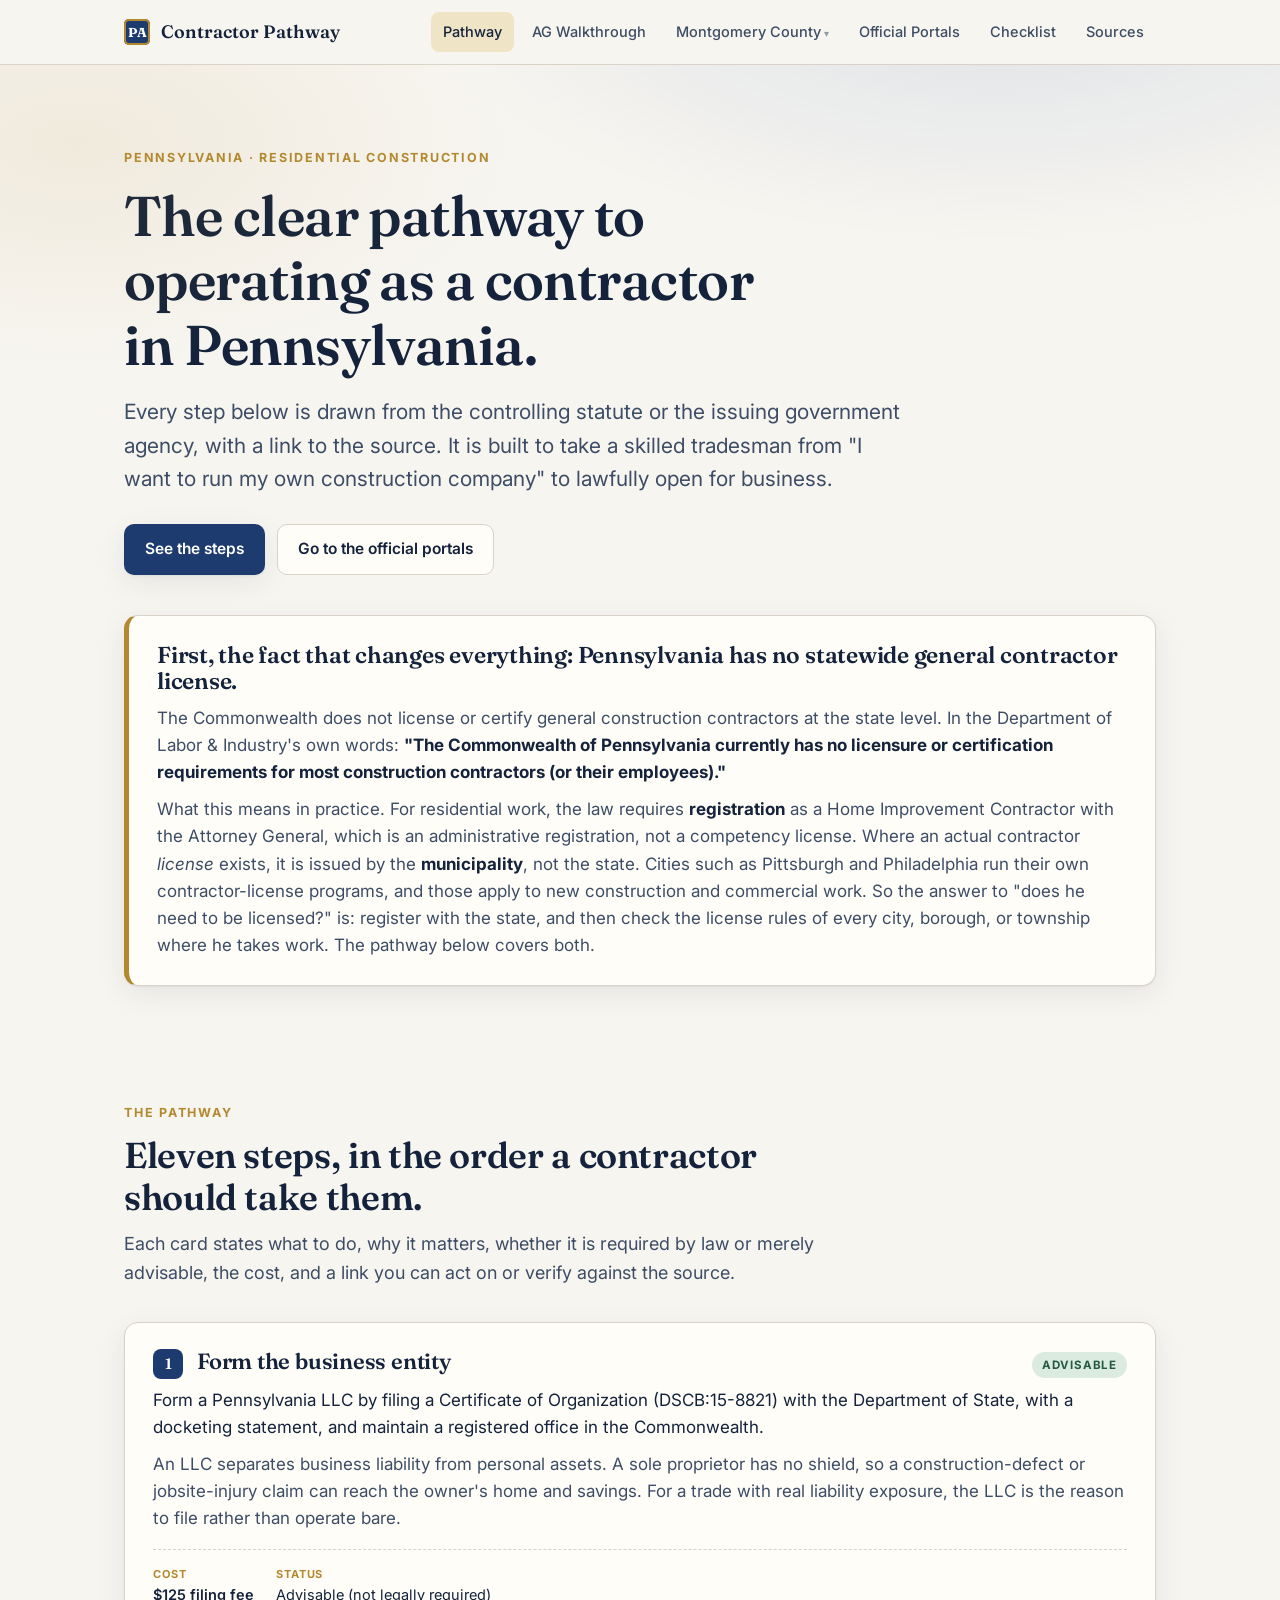
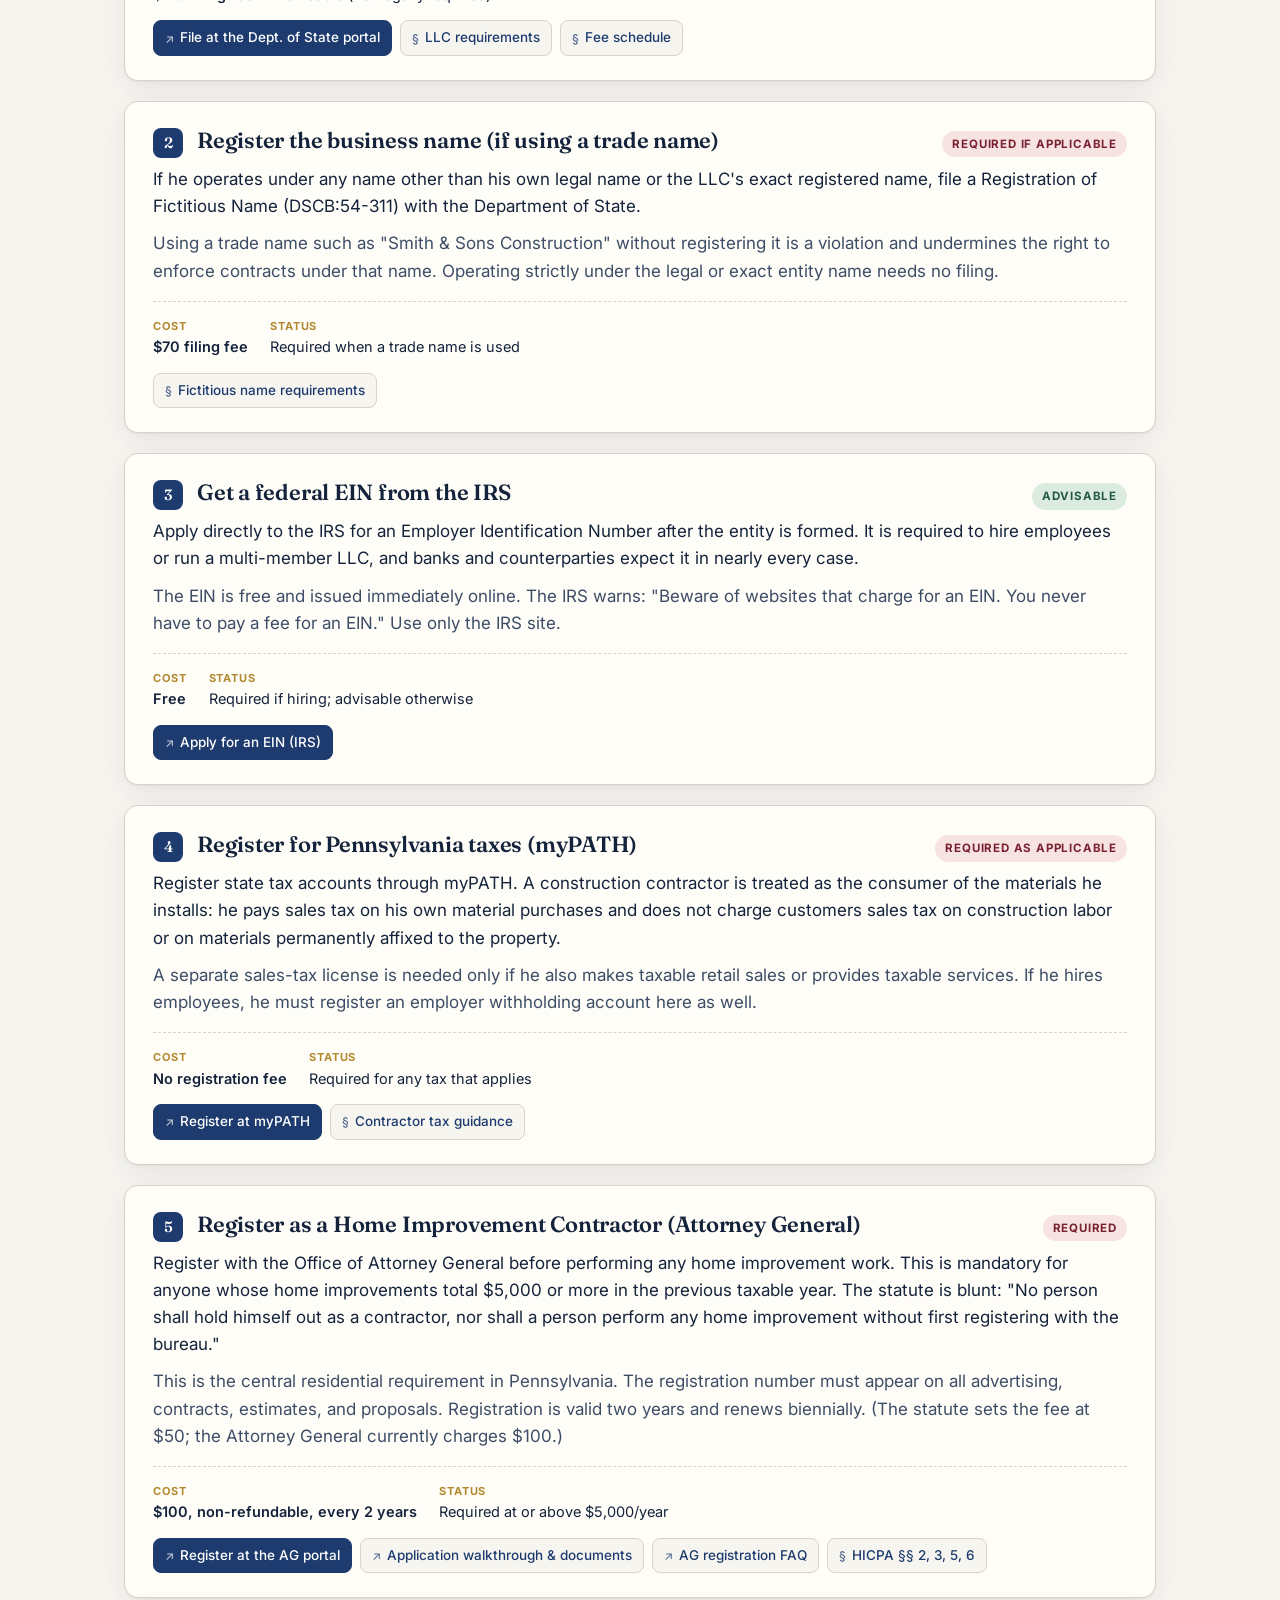
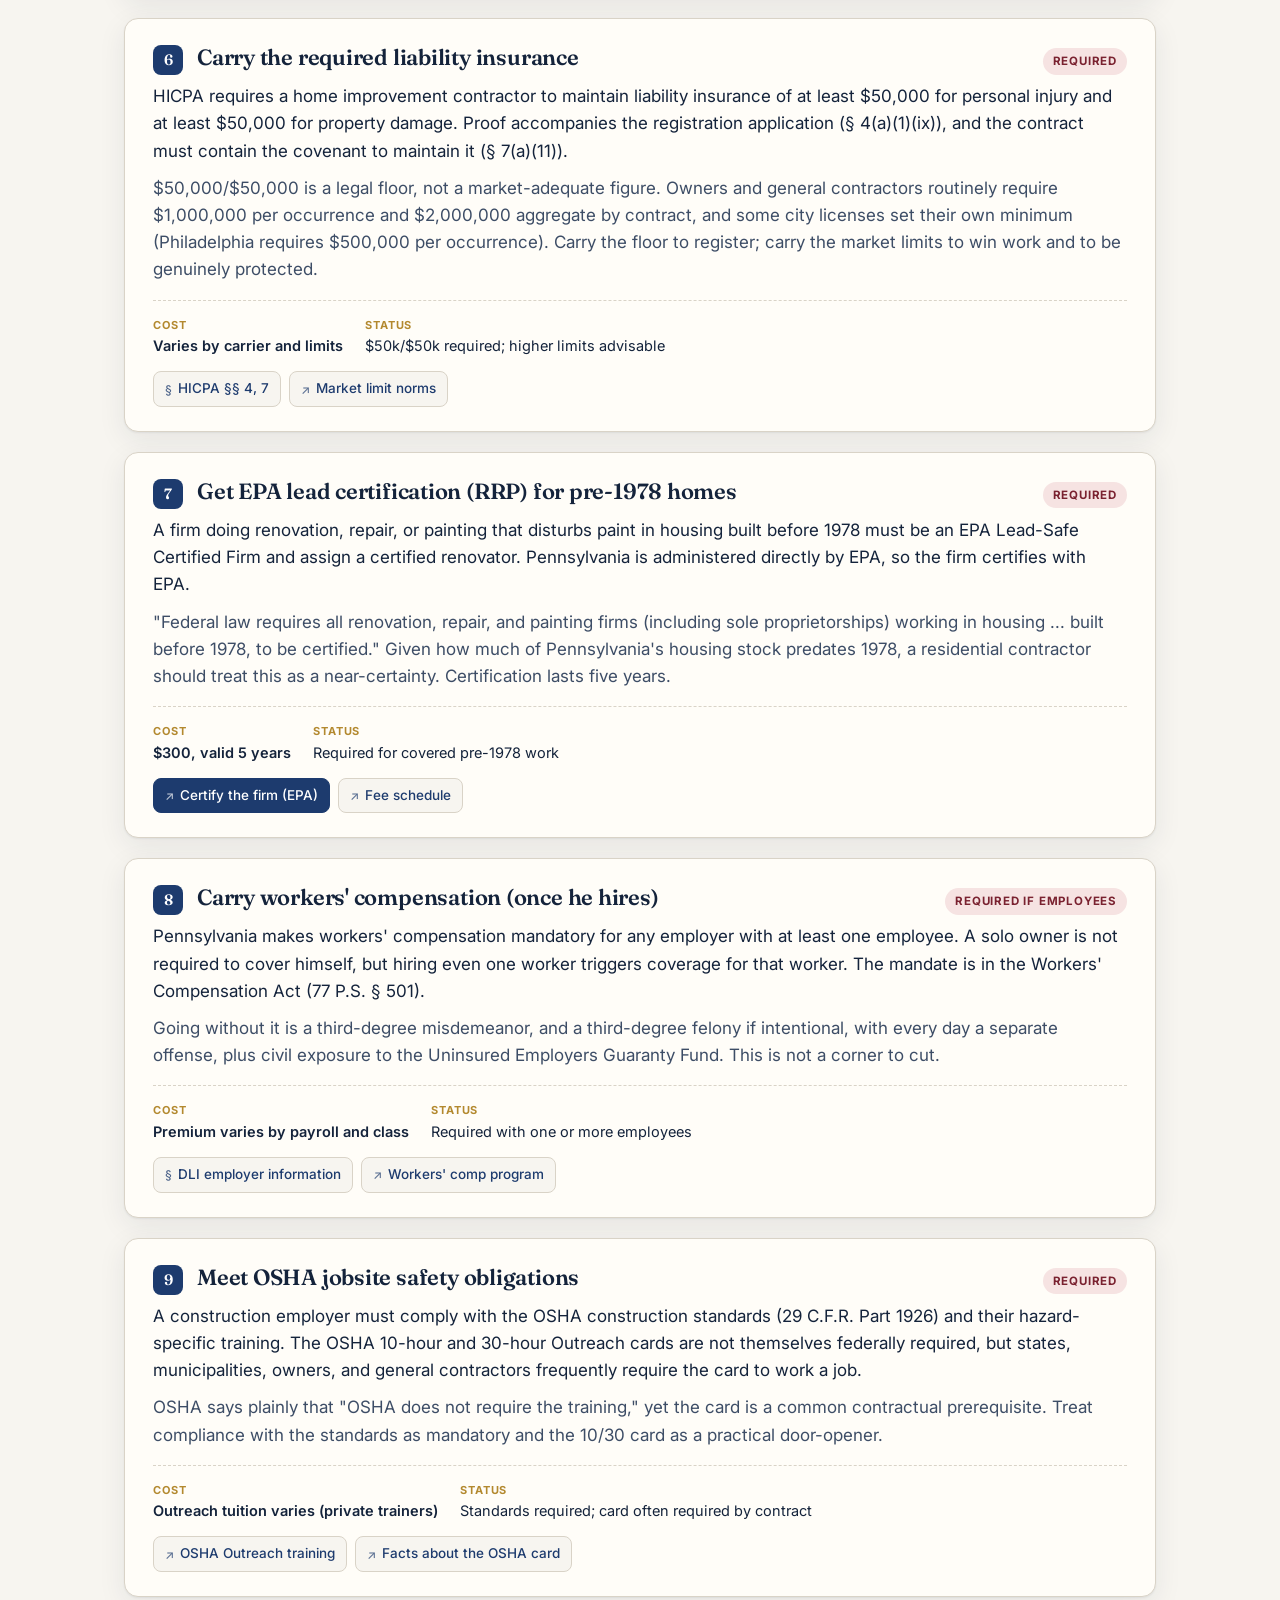
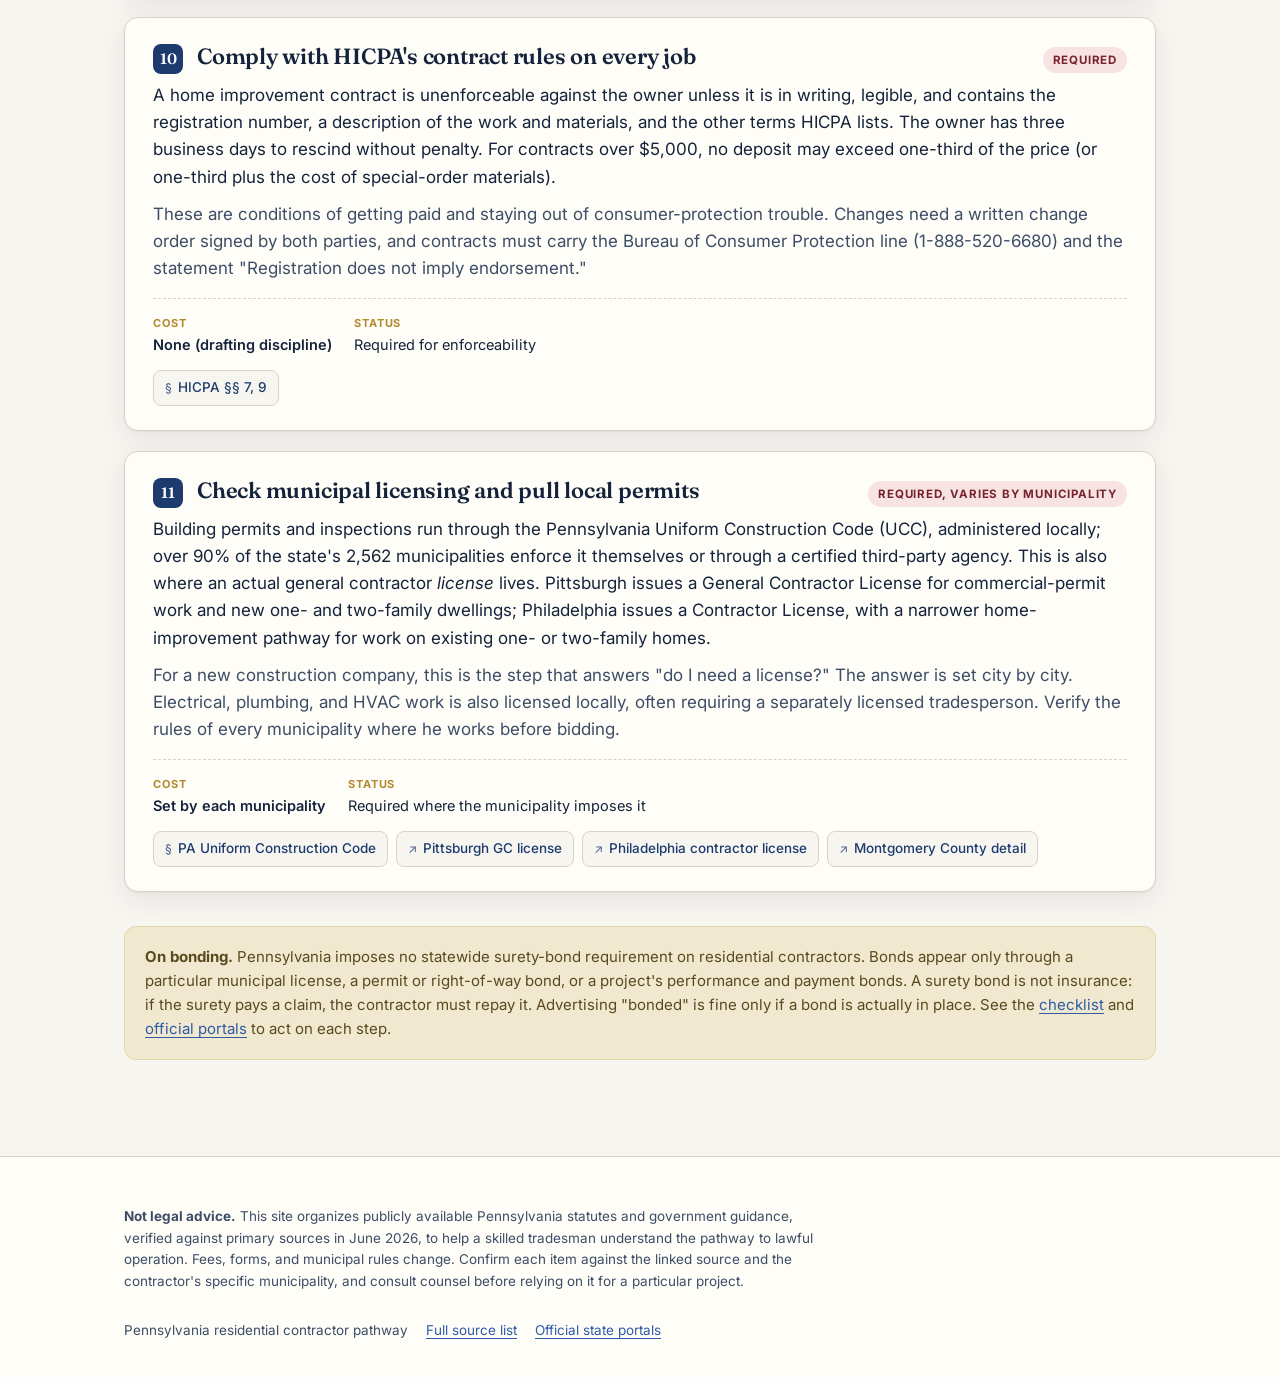
<file: index.html>
<!DOCTYPE html>
<html lang="en">
<head>
<meta charset="utf-8">
<meta name="viewport" content="width=device-width, initial-scale=1">
<title>Becoming a Contractor in Pennsylvania — The Residential Pathway</title>
<meta name="description" content="A verified, source-linked pathway to lawfully operating as a residential contractor in Pennsylvania: registration, insurance, federal certification, and local licensing.">
<link rel="preconnect" href="https://fonts.googleapis.com">
<link rel="preconnect" href="https://fonts.gstatic.com" crossorigin>
<link href="https://fonts.googleapis.com/css2?family=Fraunces:opsz,wght@9..144,500;9..144,600&family=Inter:wght@400;500;600;700&display=swap" rel="stylesheet">
<link rel="stylesheet" href="assets/css/styles.css">
</head>
<body>
<header class="topbar">
  <div class="wrap">
    <a class="brand-mark" href="index.html"><span class="keystone">PA</span> Contractor Pathway</a>
    <button class="nav-toggle" aria-expanded="false" aria-label="Menu">Menu</button>
    <nav class="nav">
      <a href="index.html">Pathway</a>
      <a href="hic-application.html">AG Walkthrough</a>
      <div class="nav-group">
        <a href="montgomery.html" class="nav-group-top">Montgomery County</a>
        <div class="nav-sub">
          <a href="montgomery.html#plymouth">Plymouth Meeting</a>
        </div>
      </div>
      <a href="pathways.html">Official Portals</a>
      <a href="checklist.html">Checklist</a>
      <a href="sources.html">Sources</a>
    </nav>
  </div>
</header>

<section class="hero">
  <div class="wrap">
    <span class="eyebrow">Pennsylvania &middot; Residential construction</span>
    <h1>The clear pathway to operating as a contractor in Pennsylvania.</h1>
    <p class="lede">Every step below is drawn from the controlling statute or the issuing government agency, with a link to the source. It is built to take a skilled tradesman from "I want to run my own construction company" to lawfully open for business.</p>
    <div class="cta-row">
      <a class="btn btn-primary" href="#pathway">See the steps</a>
      <a class="btn btn-ghost" href="pathways.html">Go to the official portals</a>
    </div>

    <div class="truth" id="truth" style="margin-top:40px;">
      <h2>First, the fact that changes everything: Pennsylvania has no statewide general contractor license.</h2>
      <p>The Commonwealth does not license or certify general construction contractors at the state level. In the Department of Labor &amp; Industry's own words: <strong>"The Commonwealth of Pennsylvania currently has no licensure or certification requirements for most construction contractors (or their employees)."</strong></p>
      <p>What this means in practice. For residential work, the law requires <strong>registration</strong> as a Home Improvement Contractor with the Attorney General, which is an administrative registration, not a competency license. Where an actual contractor <em>license</em> exists, it is issued by the <strong>municipality</strong>, not the state. Cities such as Pittsburgh and Philadelphia run their own contractor-license programs, and those apply to new construction and commercial work. So the answer to "does he need to be licensed?" is: register with the state, and then check the license rules of every city, borough, or township where he takes work. The pathway below covers both.</p>
    </div>
  </div>
</section>

<section class="block" id="pathway">
  <div class="wrap">
    <div class="section-head">
      <span class="eyebrow">The pathway</span>
      <h2>Eleven steps, in the order a contractor should take them.</h2>
      <p>Each card states what to do, why it matters, whether it is required by law or merely advisable, the cost, and a link you can act on or verify against the source.</p>
    </div>

    <div class="steps">

      <!-- 1 -->
      <article class="step" id="step-1">
        <div class="step-top"><span class="step-num">1</span><h3>Form the business entity</h3><span class="badge badge-adv">Advisable</span></div>
        <p class="what">Form a Pennsylvania LLC by filing a Certificate of Organization (DSCB:15-8821) with the Department of State, with a docketing statement, and maintain a registered office in the Commonwealth.</p>
        <p class="why">An LLC separates business liability from personal assets. A sole proprietor has no shield, so a construction-defect or jobsite-injury claim can reach the owner's home and savings. For a trade with real liability exposure, the LLC is the reason to file rather than operate bare.</p>
        <div class="meta"><div><span class="label">Cost</span><span class="cost">$125 filing fee</span></div><div><span class="label">Status</span>Advisable (not legally required)</div></div>
        <div class="links">
          <a class="src action" href="https://www.corporations.pa.gov/" target="_blank" rel="noopener">File at the Dept. of State portal</a>
          <a class="src doc" href="https://www.pa.gov/agencies/dos/programs/business/types-of-filings-and-registrations/pennsylvania-limited-liability-company" target="_blank" rel="noopener">LLC requirements</a>
          <a class="src doc" href="https://www.pa.gov/agencies/dos/programs/business/fees-and-payments" target="_blank" rel="noopener">Fee schedule</a>
        </div>
      </article>

      <!-- 2 -->
      <article class="step" id="step-2">
        <div class="step-top"><span class="step-num">2</span><h3>Register the business name (if using a trade name)</h3><span class="badge badge-req">Required if applicable</span></div>
        <p class="what">If he operates under any name other than his own legal name or the LLC's exact registered name, file a Registration of Fictitious Name (DSCB:54-311) with the Department of State.</p>
        <p class="why">Using a trade name such as "Smith &amp; Sons Construction" without registering it is a violation and undermines the right to enforce contracts under that name. Operating strictly under the legal or exact entity name needs no filing.</p>
        <div class="meta"><div><span class="label">Cost</span><span class="cost">$70 filing fee</span></div><div><span class="label">Status</span>Required when a trade name is used</div></div>
        <div class="links">
          <a class="src doc" href="https://www.pa.gov/agencies/dos/programs/business/types-of-filings-and-registrations/fictitious-names" target="_blank" rel="noopener">Fictitious name requirements</a>
        </div>
      </article>

      <!-- 3 -->
      <article class="step" id="step-3">
        <div class="step-top"><span class="step-num">3</span><h3>Get a federal EIN from the IRS</h3><span class="badge badge-adv">Advisable</span></div>
        <p class="what">Apply directly to the IRS for an Employer Identification Number after the entity is formed. It is required to hire employees or run a multi-member LLC, and banks and counterparties expect it in nearly every case.</p>
        <p class="why">The EIN is free and issued immediately online. The IRS warns: "Beware of websites that charge for an EIN. You never have to pay a fee for an EIN." Use only the IRS site.</p>
        <div class="meta"><div><span class="label">Cost</span><span class="cost">Free</span></div><div><span class="label">Status</span>Required if hiring; advisable otherwise</div></div>
        <div class="links">
          <a class="src action" href="https://www.irs.gov/businesses/small-businesses-self-employed/get-an-employer-identification-number" target="_blank" rel="noopener">Apply for an EIN (IRS)</a>
        </div>
      </article>

      <!-- 4 -->
      <article class="step" id="step-4">
        <div class="step-top"><span class="step-num">4</span><h3>Register for Pennsylvania taxes (myPATH)</h3><span class="badge badge-req">Required as applicable</span></div>
        <p class="what">Register state tax accounts through myPATH. A construction contractor is treated as the consumer of the materials he installs: he pays sales tax on his own material purchases and does not charge customers sales tax on construction labor or on materials permanently affixed to the property.</p>
        <p class="why">A separate sales-tax license is needed only if he also makes taxable retail sales or provides taxable services. If he hires employees, he must register an employer withholding account here as well.</p>
        <div class="meta"><div><span class="label">Cost</span><span class="cost">No registration fee</span></div><div><span class="label">Status</span>Required for any tax that applies</div></div>
        <div class="links">
          <a class="src action" href="https://mypath.pa.gov/" target="_blank" rel="noopener">Register at myPATH</a>
          <a class="src doc" href="https://hub.business.pa.gov/Home/HelpCenterDetail/ConstructionContractorsLandscapers" target="_blank" rel="noopener">Contractor tax guidance</a>
        </div>
      </article>

      <!-- 5 -->
      <article class="step" id="step-5">
        <div class="step-top"><span class="step-num">5</span><h3>Register as a Home Improvement Contractor (Attorney General)</h3><span class="badge badge-req">Required</span></div>
        <p class="what">Register with the Office of Attorney General before performing any home improvement work. This is mandatory for anyone whose home improvements total $5,000 or more in the previous taxable year. The statute is blunt: "No person shall hold himself out as a contractor, nor shall a person perform any home improvement without first registering with the bureau."</p>
        <p class="why">This is the central residential requirement in Pennsylvania. The registration number must appear on all advertising, contracts, estimates, and proposals. Registration is valid two years and renews biennially. (The statute sets the fee at $50; the Attorney General currently charges $100.)</p>
        <div class="meta"><div><span class="label">Cost</span><span class="cost">$100, non-refundable, every 2 years</span></div><div><span class="label">Status</span>Required at or above $5,000/year</div></div>
        <div class="links">
          <a class="src action" href="https://hic.attorneygeneral.gov/" target="_blank" rel="noopener">Register at the AG portal</a>
          <a class="src" href="hic-application.html">Application walkthrough &amp; documents</a>
          <a class="src" href="https://www.attorneygeneral.gov/resources/home-improvement-contractor-registration/contractor-frequently-asked-questions/" target="_blank" rel="noopener">AG registration FAQ</a>
          <a class="src doc" href="https://www.legis.state.pa.us/WU01/LI/LI/US/HTM/2008/0/0132..HTM" target="_blank" rel="noopener">HICPA &sect;&sect; 2, 3, 5, 6</a>
        </div>
      </article>

      <!-- 6 -->
      <article class="step" id="step-6">
        <div class="step-top"><span class="step-num">6</span><h3>Carry the required liability insurance</h3><span class="badge badge-req">Required</span></div>
        <p class="what">HICPA requires a home improvement contractor to maintain liability insurance of at least $50,000 for personal injury and at least $50,000 for property damage. Proof accompanies the registration application (&sect; 4(a)(1)(ix)), and the contract must contain the covenant to maintain it (&sect; 7(a)(11)).</p>
        <p class="why">$50,000/$50,000 is a legal floor, not a market-adequate figure. Owners and general contractors routinely require $1,000,000 per occurrence and $2,000,000 aggregate by contract, and some city licenses set their own minimum (Philadelphia requires $500,000 per occurrence). Carry the floor to register; carry the market limits to win work and to be genuinely protected.</p>
        <div class="meta"><div><span class="label">Cost</span><span class="cost">Varies by carrier and limits</span></div><div><span class="label">Status</span>$50k/$50k required; higher limits advisable</div></div>
        <div class="links">
          <a class="src doc" href="https://www.legis.state.pa.us/WU01/LI/LI/US/HTM/2008/0/0132..HTM" target="_blank" rel="noopener">HICPA &sect;&sect; 4, 7</a>
          <a class="src" href="https://constructioncoverage.com/insurance/general-liability/requirements" target="_blank" rel="noopener">Market limit norms</a>
        </div>
      </article>

      <!-- 7 -->
      <article class="step" id="step-7">
        <div class="step-top"><span class="step-num">7</span><h3>Get EPA lead certification (RRP) for pre-1978 homes</h3><span class="badge badge-req">Required</span></div>
        <p class="what">A firm doing renovation, repair, or painting that disturbs paint in housing built before 1978 must be an EPA Lead-Safe Certified Firm and assign a certified renovator. Pennsylvania is administered directly by EPA, so the firm certifies with EPA.</p>
        <p class="why">"Federal law requires all renovation, repair, and painting firms (including sole proprietorships) working in housing ... built before 1978, to be certified." Given how much of Pennsylvania's housing stock predates 1978, a residential contractor should treat this as a near-certainty. Certification lasts five years.</p>
        <div class="meta"><div><span class="label">Cost</span><span class="cost">$300, valid 5 years</span></div><div><span class="label">Status</span>Required for covered pre-1978 work</div></div>
        <div class="links">
          <a class="src action" href="https://www.epa.gov/lead/renovation-repair-and-painting-program-firm-certification" target="_blank" rel="noopener">Certify the firm (EPA)</a>
          <a class="src" href="https://www.epa.gov/lead/epa-certification-program-fees-renovation-firms-and-abatement-firms" target="_blank" rel="noopener">Fee schedule</a>
        </div>
      </article>

      <!-- 8 -->
      <article class="step" id="step-8">
        <div class="step-top"><span class="step-num">8</span><h3>Carry workers' compensation (once he hires)</h3><span class="badge badge-req">Required if employees</span></div>
        <p class="what">Pennsylvania makes workers' compensation mandatory for any employer with at least one employee. A solo owner is not required to cover himself, but hiring even one worker triggers coverage for that worker. The mandate is in the Workers' Compensation Act (77 P.S. &sect; 501).</p>
        <p class="why">Going without it is a third-degree misdemeanor, and a third-degree felony if intentional, with every day a separate offense, plus civil exposure to the Uninsured Employers Guaranty Fund. This is not a corner to cut.</p>
        <div class="meta"><div><span class="label">Cost</span><span class="cost">Premium varies by payroll and class</span></div><div><span class="label">Status</span>Required with one or more employees</div></div>
        <div class="links">
          <a class="src doc" href="https://www.pa.gov/agencies/dli/resources/for-employers-and-educators/workers--compensation-for-employers/libc-200-employer-information" target="_blank" rel="noopener">DLI employer information</a>
          <a class="src" href="https://www.pa.gov/agencies/dli/programs-services/workers-compensation" target="_blank" rel="noopener">Workers' comp program</a>
        </div>
      </article>

      <!-- 9 -->
      <article class="step" id="step-9">
        <div class="step-top"><span class="step-num">9</span><h3>Meet OSHA jobsite safety obligations</h3><span class="badge badge-req">Required</span></div>
        <p class="what">A construction employer must comply with the OSHA construction standards (29 C.F.R. Part 1926) and their hazard-specific training. The OSHA 10-hour and 30-hour Outreach cards are not themselves federally required, but states, municipalities, owners, and general contractors frequently require the card to work a job.</p>
        <p class="why">OSHA says plainly that "OSHA does not require the training," yet the card is a common contractual prerequisite. Treat compliance with the standards as mandatory and the 10/30 card as a practical door-opener.</p>
        <div class="meta"><div><span class="label">Cost</span><span class="cost">Outreach tuition varies (private trainers)</span></div><div><span class="label">Status</span>Standards required; card often required by contract</div></div>
        <div class="links">
          <a class="src" href="https://www.osha.gov/training/outreach" target="_blank" rel="noopener">OSHA Outreach training</a>
          <a class="src" href="https://www.osha.gov/training/oshacardfacts" target="_blank" rel="noopener">Facts about the OSHA card</a>
        </div>
      </article>

      <!-- 10 -->
      <article class="step" id="step-10">
        <div class="step-top"><span class="step-num">10</span><h3>Comply with HICPA's contract rules on every job</h3><span class="badge badge-req">Required</span></div>
        <p class="what">A home improvement contract is unenforceable against the owner unless it is in writing, legible, and contains the registration number, a description of the work and materials, and the other terms HICPA lists. The owner has three business days to rescind without penalty. For contracts over $5,000, no deposit may exceed one-third of the price (or one-third plus the cost of special-order materials).</p>
        <p class="why">These are conditions of getting paid and staying out of consumer-protection trouble. Changes need a written change order signed by both parties, and contracts must carry the Bureau of Consumer Protection line (1-888-520-6680) and the statement "Registration does not imply endorsement."</p>
        <div class="meta"><div><span class="label">Cost</span><span class="cost">None (drafting discipline)</span></div><div><span class="label">Status</span>Required for enforceability</div></div>
        <div class="links">
          <a class="src doc" href="https://www.legis.state.pa.us/WU01/LI/LI/US/HTM/2008/0/0132..HTM" target="_blank" rel="noopener">HICPA &sect;&sect; 7, 9</a>
        </div>
      </article>

      <!-- 11 -->
      <article class="step" id="step-11">
        <div class="step-top"><span class="step-num">11</span><h3>Check municipal licensing and pull local permits</h3><span class="badge badge-req">Required, varies by municipality</span></div>
        <p class="what">Building permits and inspections run through the Pennsylvania Uniform Construction Code (UCC), administered locally; over 90% of the state's 2,562 municipalities enforce it themselves or through a certified third-party agency. This is also where an actual general contractor <em>license</em> lives. Pittsburgh issues a General Contractor License for commercial-permit work and new one- and two-family dwellings; Philadelphia issues a Contractor License, with a narrower home-improvement pathway for work on existing one- or two-family homes.</p>
        <p class="why">For a new construction company, this is the step that answers "do I need a license?" The answer is set city by city. Electrical, plumbing, and HVAC work is also licensed locally, often requiring a separately licensed tradesperson. Verify the rules of every municipality where he works before bidding.</p>
        <div class="meta"><div><span class="label">Cost</span><span class="cost">Set by each municipality</span></div><div><span class="label">Status</span>Required where the municipality imposes it</div></div>
        <div class="links">
          <a class="src doc" href="https://www.pa.gov/agencies/dli/programs-services/labor-management-relations/bureau-of-occupational-and-industrial-safety/uniform-construction-code-home" target="_blank" rel="noopener">PA Uniform Construction Code</a>
          <a class="src" href="https://www.pittsburghpa.gov/Business-Development/Permits-Licenses-and-Inspections/Licenses/Contractor-Licenses/General-Contractor-Licenses" target="_blank" rel="noopener">Pittsburgh GC license</a>
          <a class="src" href="https://www.phila.gov/services/permits-violations-licenses/get-a-license/trade-licenses/get-a-contractor-license/" target="_blank" rel="noopener">Philadelphia contractor license</a>
          <a class="src" href="montgomery.html">Montgomery County detail</a>
        </div>
      </article>

    </div>

    <div class="note" style="margin-top:34px;">
      <strong>On bonding.</strong> Pennsylvania imposes no statewide surety-bond requirement on residential contractors. Bonds appear only through a particular municipal license, a permit or right-of-way bond, or a project's performance and payment bonds. A surety bond is not insurance: if the surety pays a claim, the contractor must repay it. Advertising "bonded" is fine only if a bond is actually in place. See the <a href="checklist.html">checklist</a> and <a href="pathways.html">official portals</a> to act on each step.
    </div>
  </div>
</section>

<footer>
  <div class="wrap">
    <p class="disc"><strong>Not legal advice.</strong> This site organizes publicly available Pennsylvania statutes and government guidance, verified against primary sources in June 2026, to help a skilled tradesman understand the pathway to lawful operation. Fees, forms, and municipal rules change. Confirm each item against the linked source and the contractor's specific municipality, and consult counsel before relying on it for a particular project.</p>
    <div class="meta-row">
      <span>Pennsylvania residential contractor pathway</span>
      <a href="sources.html">Full source list</a>
      <a href="pathways.html">Official state portals</a>
    </div>
  </div>
</footer>
<script src="assets/js/main.js"></script>
</body>
</html>
</file>
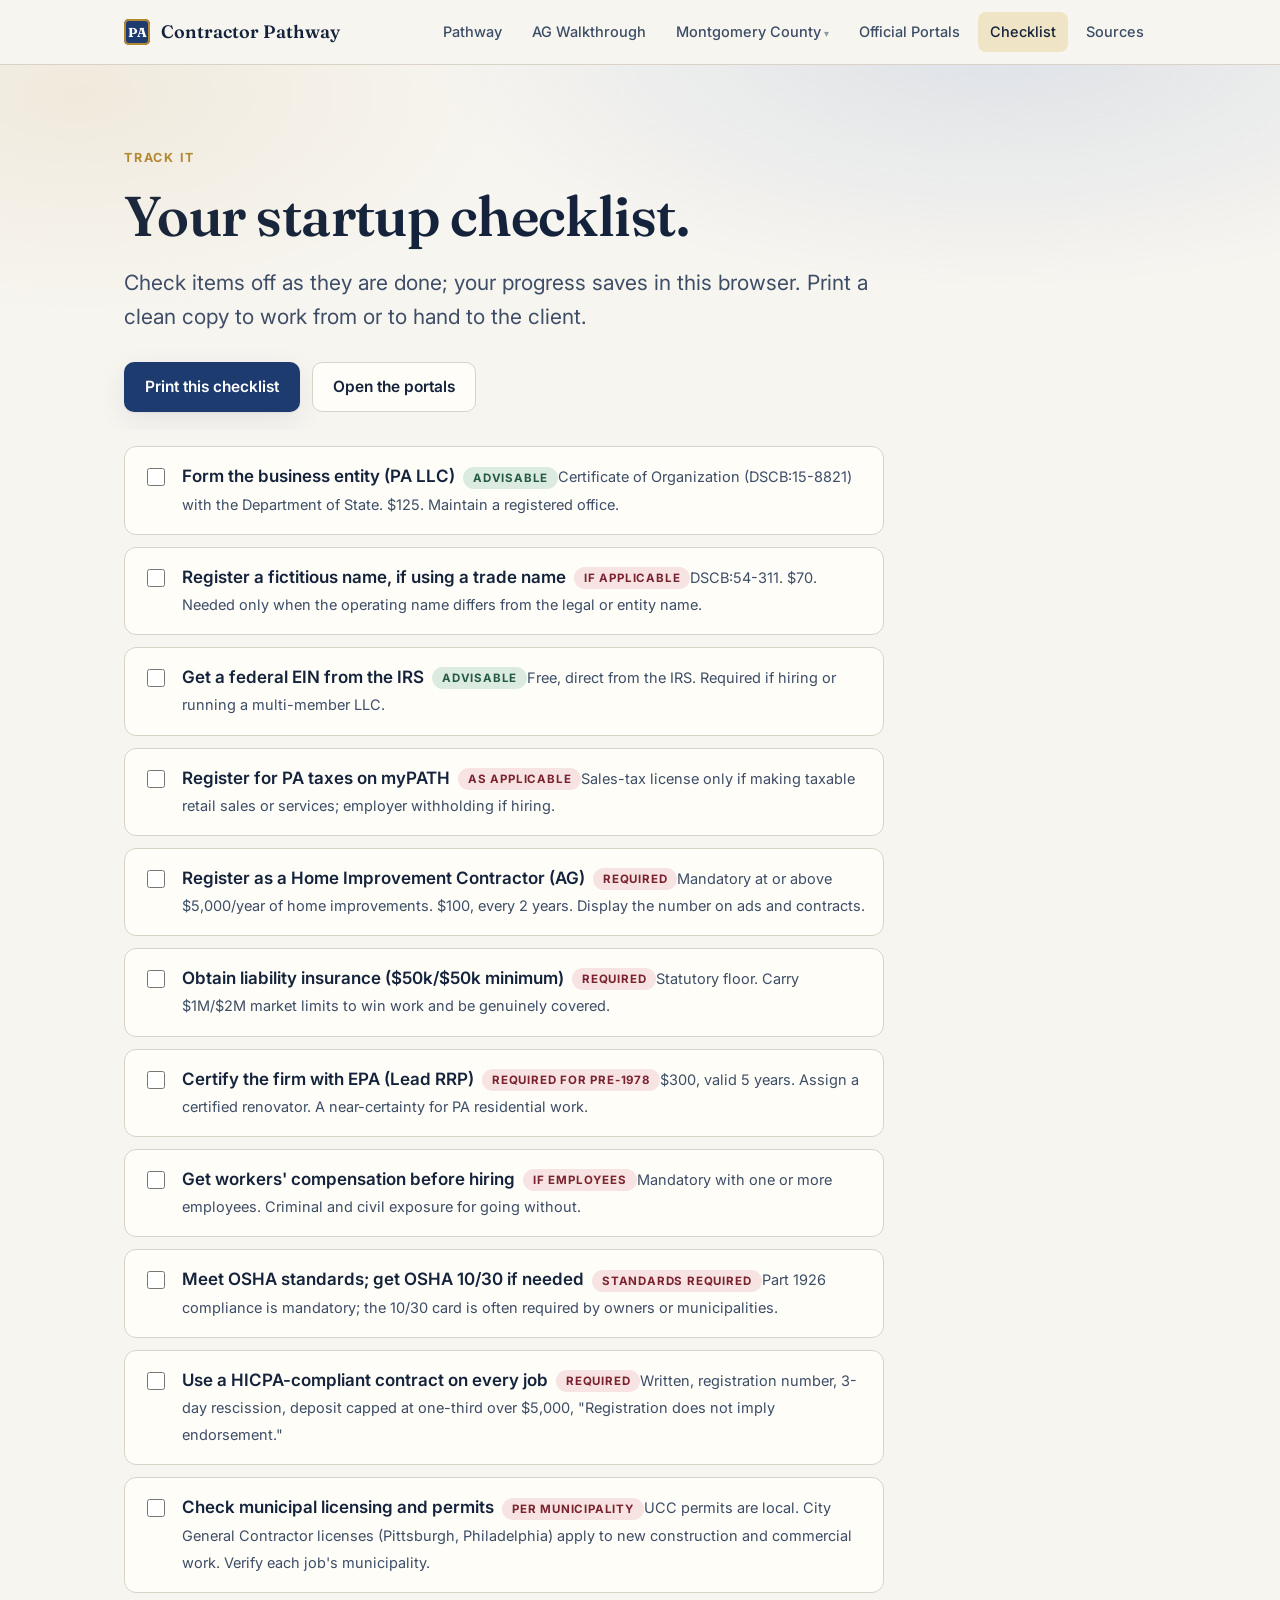
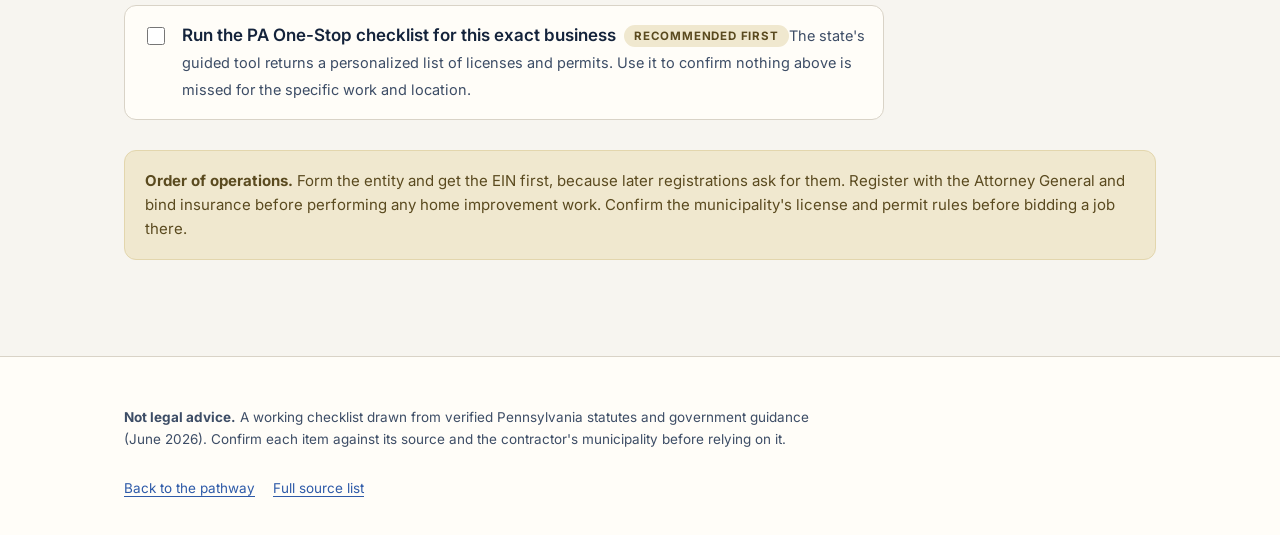
<file: checklist.html>
<!DOCTYPE html>
<html lang="en">
<head>
<meta charset="utf-8">
<meta name="viewport" content="width=device-width, initial-scale=1">
<title>Checklist — PA Contractor Pathway</title>
<meta name="description" content="A printable, save-as-you-go checklist for becoming a residential contractor in Pennsylvania.">
<link rel="preconnect" href="https://fonts.googleapis.com">
<link rel="preconnect" href="https://fonts.gstatic.com" crossorigin>
<link href="https://fonts.googleapis.com/css2?family=Fraunces:opsz,wght@9..144,500;9..144,600&family=Inter:wght@400;500;600;700&display=swap" rel="stylesheet">
<link rel="stylesheet" href="assets/css/styles.css">
</head>
<body>
<header class="topbar">
  <div class="wrap">
    <a class="brand-mark" href="index.html"><span class="keystone">PA</span> Contractor Pathway</a>
    <button class="nav-toggle" aria-expanded="false" aria-label="Menu">Menu</button>
    <nav class="nav">
      <a href="index.html">Pathway</a>
      <a href="hic-application.html">AG Walkthrough</a>
      <div class="nav-group">
        <a href="montgomery.html" class="nav-group-top">Montgomery County</a>
        <div class="nav-sub">
          <a href="montgomery.html#plymouth">Plymouth Meeting</a>
        </div>
      </div>
      <a href="pathways.html">Official Portals</a>
      <a href="checklist.html">Checklist</a>
      <a href="sources.html">Sources</a>
    </nav>
  </div>
</header>

<section class="hero" style="padding-bottom:18px;">
  <div class="wrap">
    <span class="eyebrow">Track it</span>
    <h1>Your startup checklist.</h1>
    <p class="lede">Check items off as they are done; your progress saves in this browser. Print a clean copy to work from or to hand to the client.</p>
    <div class="cta-row">
      <a class="btn btn-primary" href="#" data-print>Print this checklist</a>
      <a class="btn btn-ghost" href="pathways.html">Open the portals</a>
    </div>
  </div>
</section>

<section class="block" style="padding-top:16px;">
  <div class="wrap">
    <div class="checklist">

      <label class="check-item" for="c1"><input type="checkbox" id="c1"><span class="ci-body"><span class="ci-title">Form the business entity (PA LLC)<span class="badge badge-adv">Advisable</span></span><span class="ci-note">Certificate of Organization (DSCB:15-8821) with the Department of State. $125. Maintain a registered office.</span></span></label>

      <label class="check-item" for="c2"><input type="checkbox" id="c2"><span class="ci-body"><span class="ci-title">Register a fictitious name, if using a trade name<span class="badge badge-req">If applicable</span></span><span class="ci-note">DSCB:54-311. $70. Needed only when the operating name differs from the legal or entity name.</span></span></label>

      <label class="check-item" for="c3"><input type="checkbox" id="c3"><span class="ci-body"><span class="ci-title">Get a federal EIN from the IRS<span class="badge badge-adv">Advisable</span></span><span class="ci-note">Free, direct from the IRS. Required if hiring or running a multi-member LLC.</span></span></label>

      <label class="check-item" for="c4"><input type="checkbox" id="c4"><span class="ci-body"><span class="ci-title">Register for PA taxes on myPATH<span class="badge badge-req">As applicable</span></span><span class="ci-note">Sales-tax license only if making taxable retail sales or services; employer withholding if hiring.</span></span></label>

      <label class="check-item" for="c5"><input type="checkbox" id="c5"><span class="ci-body"><span class="ci-title">Register as a Home Improvement Contractor (AG)<span class="badge badge-req">Required</span></span><span class="ci-note">Mandatory at or above $5,000/year of home improvements. $100, every 2 years. Display the number on ads and contracts.</span></span></label>

      <label class="check-item" for="c6"><input type="checkbox" id="c6"><span class="ci-body"><span class="ci-title">Obtain liability insurance ($50k/$50k minimum)<span class="badge badge-req">Required</span></span><span class="ci-note">Statutory floor. Carry $1M/$2M market limits to win work and be genuinely covered.</span></span></label>

      <label class="check-item" for="c7"><input type="checkbox" id="c7"><span class="ci-body"><span class="ci-title">Certify the firm with EPA (Lead RRP)<span class="badge badge-req">Required for pre-1978</span></span><span class="ci-note">$300, valid 5 years. Assign a certified renovator. A near-certainty for PA residential work.</span></span></label>

      <label class="check-item" for="c8"><input type="checkbox" id="c8"><span class="ci-body"><span class="ci-title">Get workers' compensation before hiring<span class="badge badge-req">If employees</span></span><span class="ci-note">Mandatory with one or more employees. Criminal and civil exposure for going without.</span></span></label>

      <label class="check-item" for="c9"><input type="checkbox" id="c9"><span class="ci-body"><span class="ci-title">Meet OSHA standards; get OSHA 10/30 if needed<span class="badge badge-req">Standards required</span></span><span class="ci-note">Part 1926 compliance is mandatory; the 10/30 card is often required by owners or municipalities.</span></span></label>

      <label class="check-item" for="c10"><input type="checkbox" id="c10"><span class="ci-body"><span class="ci-title">Use a HICPA-compliant contract on every job<span class="badge badge-req">Required</span></span><span class="ci-note">Written, registration number, 3-day rescission, deposit capped at one-third over $5,000, "Registration does not imply endorsement."</span></span></label>

      <label class="check-item" for="c11"><input type="checkbox" id="c11"><span class="ci-body"><span class="ci-title">Check municipal licensing and permits<span class="badge badge-req">Per municipality</span></span><span class="ci-note">UCC permits are local. City General Contractor licenses (Pittsburgh, Philadelphia) apply to new construction and commercial work. Verify each job's municipality.</span></span></label>

      <label class="check-item" for="c12"><input type="checkbox" id="c12"><span class="ci-body"><span class="ci-title">Run the PA One-Stop checklist for this exact business<span class="badge badge-info">Recommended first</span></span><span class="ci-note">The state's guided tool returns a personalized list of licenses and permits. Use it to confirm nothing above is missed for the specific work and location.</span></span></label>

    </div>

    <div class="note" style="margin-top:30px;">
      <strong>Order of operations.</strong> Form the entity and get the EIN first, because later registrations ask for them. Register with the Attorney General and bind insurance before performing any home improvement work. Confirm the municipality's license and permit rules before bidding a job there.
    </div>
  </div>
</section>

<footer>
  <div class="wrap">
    <p class="disc"><strong>Not legal advice.</strong> A working checklist drawn from verified Pennsylvania statutes and government guidance (June 2026). Confirm each item against its source and the contractor's municipality before relying on it.</p>
    <div class="meta-row">
      <a href="index.html">Back to the pathway</a>
      <a href="sources.html">Full source list</a>
    </div>
  </div>
</footer>
<script src="assets/js/main.js"></script>
</body>
</html>
</file>
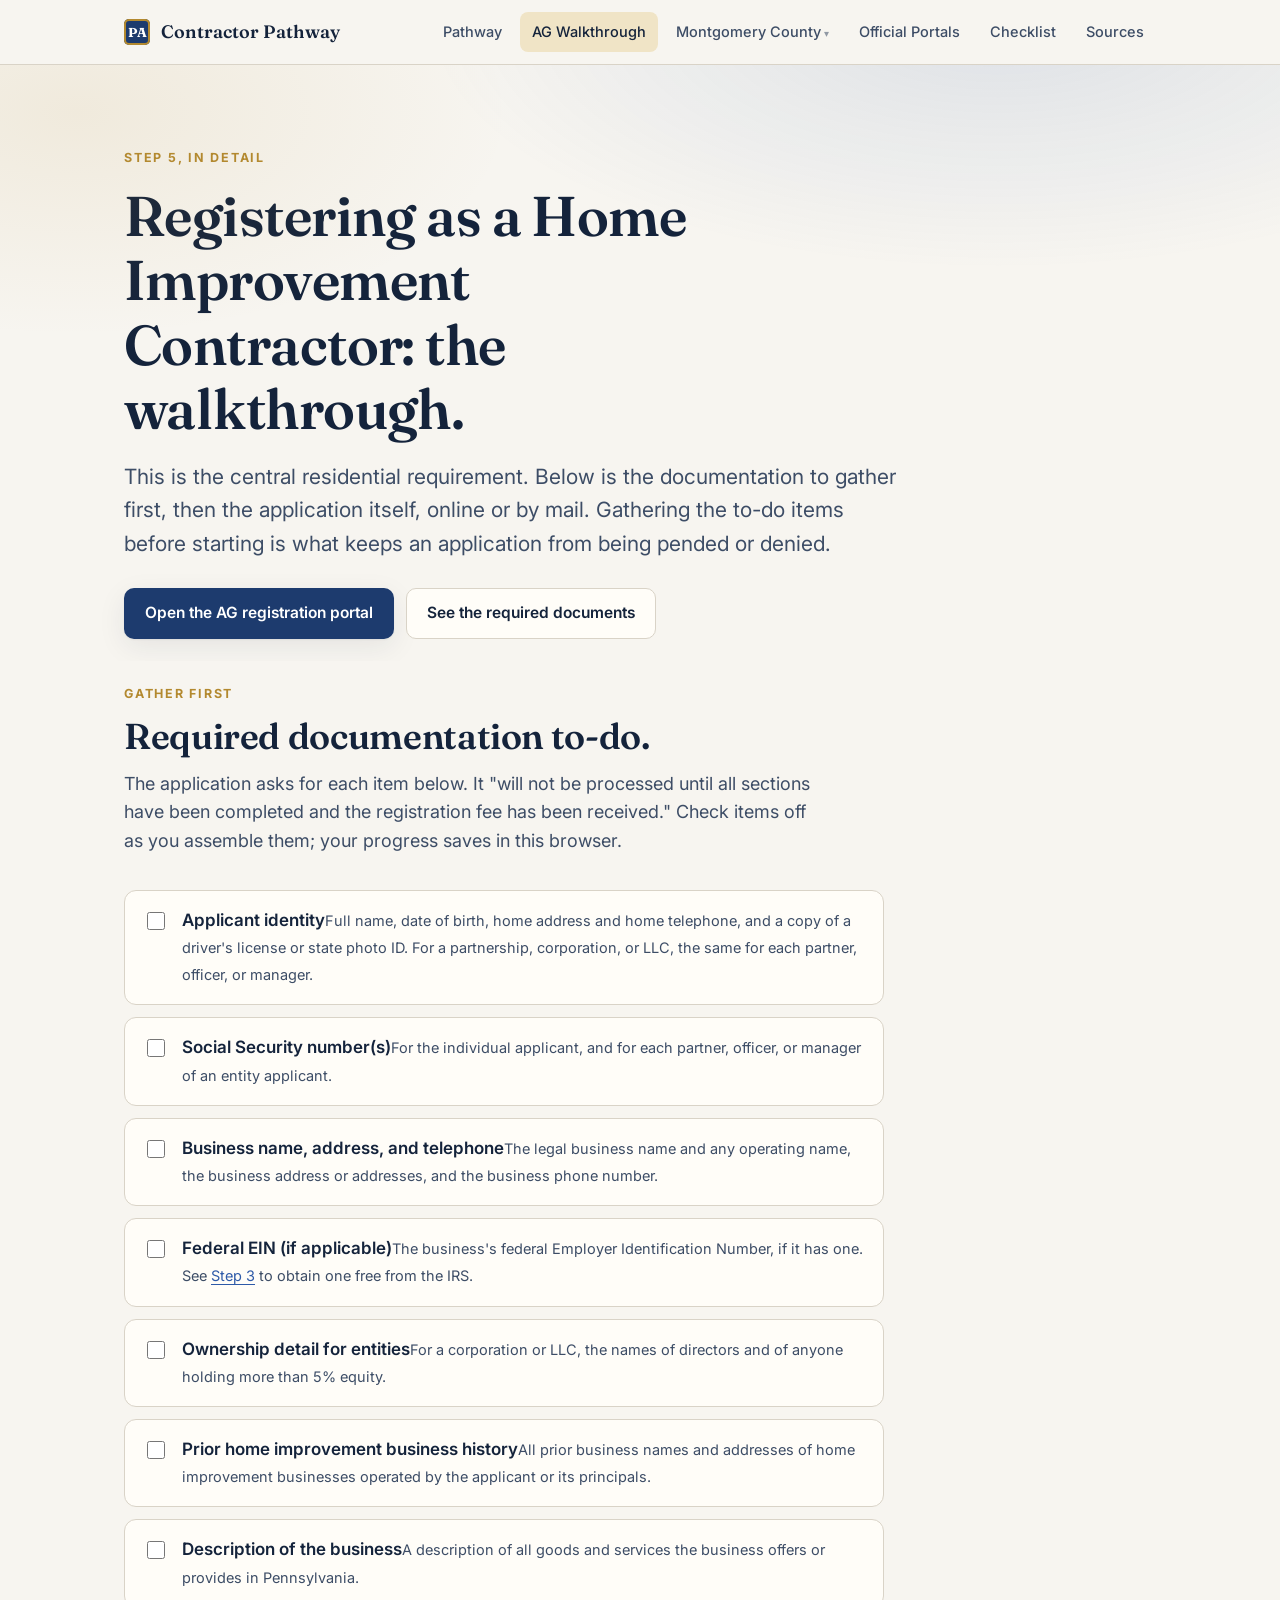
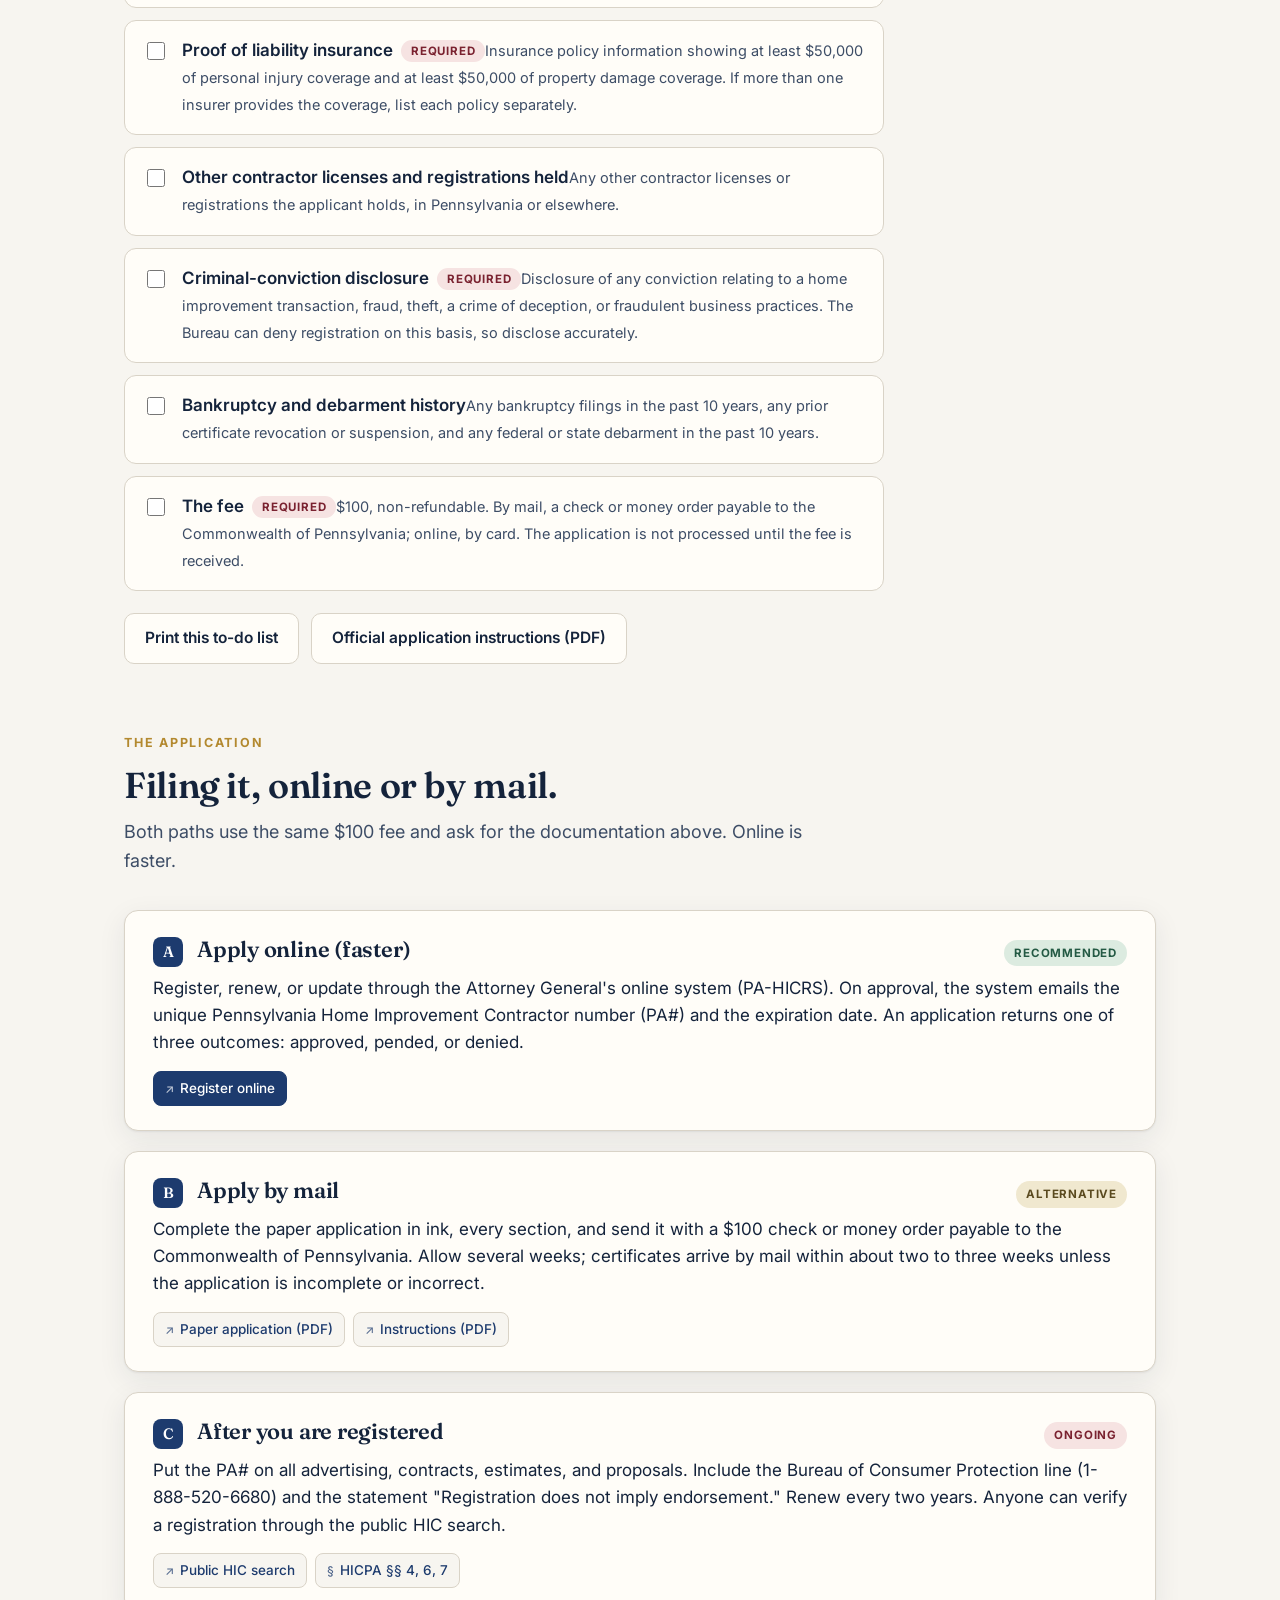
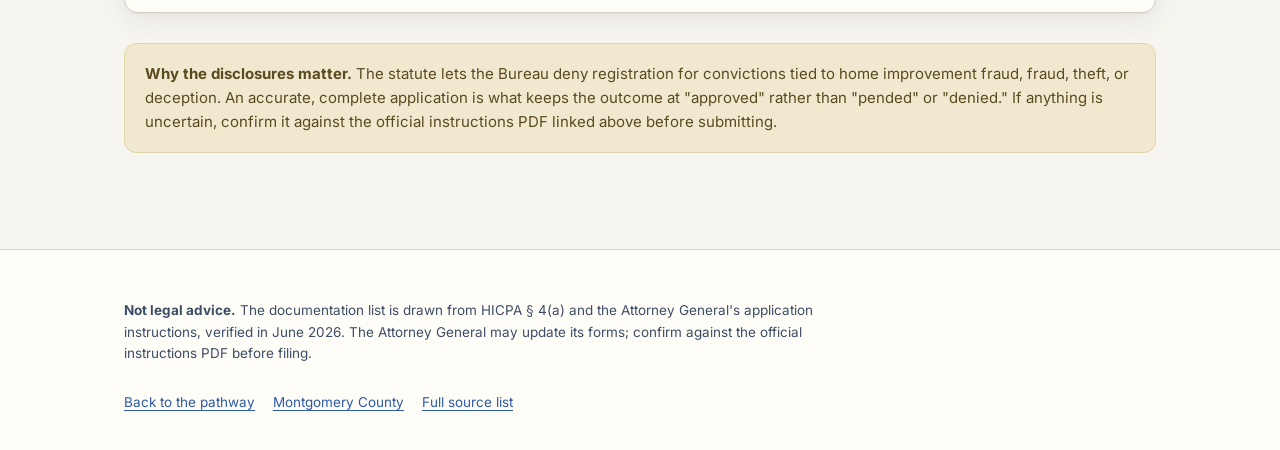
<file: hic-application.html>
<!DOCTYPE html>
<html lang="en">
<head>
<meta charset="utf-8">
<meta name="viewport" content="width=device-width, initial-scale=1">
<title>AG HIC Application Walkthrough — PA Contractor Pathway</title>
<meta name="description" content="A step-by-step walkthrough of the Pennsylvania Attorney General Home Improvement Contractor registration, with a to-do list of the documentation required to apply.">
<link rel="preconnect" href="https://fonts.googleapis.com">
<link rel="preconnect" href="https://fonts.gstatic.com" crossorigin>
<link href="https://fonts.googleapis.com/css2?family=Fraunces:opsz,wght@9..144,500;9..144,600&family=Inter:wght@400;500;600;700&display=swap" rel="stylesheet">
<link rel="stylesheet" href="assets/css/styles.css">
</head>
<body>
<header class="topbar">
  <div class="wrap">
    <a class="brand-mark" href="index.html"><span class="keystone">PA</span> Contractor Pathway</a>
    <button class="nav-toggle" aria-expanded="false" aria-label="Menu">Menu</button>
    <nav class="nav">
      <a href="index.html">Pathway</a>
      <a href="hic-application.html">AG Walkthrough</a>
      <div class="nav-group">
        <a href="montgomery.html" class="nav-group-top">Montgomery County</a>
        <div class="nav-sub">
          <a href="montgomery.html#plymouth">Plymouth Meeting</a>
        </div>
      </div>
      <a href="pathways.html">Official Portals</a>
      <a href="checklist.html">Checklist</a>
      <a href="sources.html">Sources</a>
    </nav>
  </div>
</header>

<section class="hero" style="padding-bottom:22px;">
  <div class="wrap">
    <span class="eyebrow">Step 5, in detail</span>
    <h1>Registering as a Home Improvement Contractor: the walkthrough.</h1>
    <p class="lede">This is the central residential requirement. Below is the documentation to gather first, then the application itself, online or by mail. Gathering the to-do items before starting is what keeps an application from being pended or denied.</p>
    <div class="cta-row">
      <a class="btn btn-primary" href="https://hic.attorneygeneral.gov/" target="_blank" rel="noopener">Open the AG registration portal</a>
      <a class="btn btn-ghost" href="#todo">See the required documents</a>
    </div>
  </div>
</section>

<section class="block" id="todo" style="padding-top:18px;">
  <div class="wrap">
    <div class="section-head">
      <span class="eyebrow">Gather first</span>
      <h2>Required documentation to-do.</h2>
      <p>The application asks for each item below. It "will not be processed until all sections have been completed and the registration fee has been received." Check items off as you assemble them; your progress saves in this browser.</p>
    </div>

    <div class="checklist">
      <label class="check-item" for="h1"><input type="checkbox" id="h1"><span class="ci-body"><span class="ci-title">Applicant identity</span><span class="ci-note">Full name, date of birth, home address and home telephone, and a copy of a driver's license or state photo ID. For a partnership, corporation, or LLC, the same for each partner, officer, or manager.</span></span></label>

      <label class="check-item" for="h2"><input type="checkbox" id="h2"><span class="ci-body"><span class="ci-title">Social Security number(s)</span><span class="ci-note">For the individual applicant, and for each partner, officer, or manager of an entity applicant.</span></span></label>

      <label class="check-item" for="h3"><input type="checkbox" id="h3"><span class="ci-body"><span class="ci-title">Business name, address, and telephone</span><span class="ci-note">The legal business name and any operating name, the business address or addresses, and the business phone number.</span></span></label>

      <label class="check-item" for="h4"><input type="checkbox" id="h4"><span class="ci-body"><span class="ci-title">Federal EIN (if applicable)</span><span class="ci-note">The business's federal Employer Identification Number, if it has one. See <a href="index.html#step-3">Step 3</a> to obtain one free from the IRS.</span></span></label>

      <label class="check-item" for="h5"><input type="checkbox" id="h5"><span class="ci-body"><span class="ci-title">Ownership detail for entities</span><span class="ci-note">For a corporation or LLC, the names of directors and of anyone holding more than 5% equity.</span></span></label>

      <label class="check-item" for="h6"><input type="checkbox" id="h6"><span class="ci-body"><span class="ci-title">Prior home improvement business history</span><span class="ci-note">All prior business names and addresses of home improvement businesses operated by the applicant or its principals.</span></span></label>

      <label class="check-item" for="h7"><input type="checkbox" id="h7"><span class="ci-body"><span class="ci-title">Description of the business</span><span class="ci-note">A description of all goods and services the business offers or provides in Pennsylvania.</span></span></label>

      <label class="check-item" for="h8"><input type="checkbox" id="h8"><span class="ci-body"><span class="ci-title">Proof of liability insurance<span class="badge badge-req">Required</span></span><span class="ci-note">Insurance policy information showing at least $50,000 of personal injury coverage and at least $50,000 of property damage coverage. If more than one insurer provides the coverage, list each policy separately.</span></span></label>

      <label class="check-item" for="h9"><input type="checkbox" id="h9"><span class="ci-body"><span class="ci-title">Other contractor licenses and registrations held</span><span class="ci-note">Any other contractor licenses or registrations the applicant holds, in Pennsylvania or elsewhere.</span></span></label>

      <label class="check-item" for="h10"><input type="checkbox" id="h10"><span class="ci-body"><span class="ci-title">Criminal-conviction disclosure<span class="badge badge-req">Required</span></span><span class="ci-note">Disclosure of any conviction relating to a home improvement transaction, fraud, theft, a crime of deception, or fraudulent business practices. The Bureau can deny registration on this basis, so disclose accurately.</span></span></label>

      <label class="check-item" for="h11"><input type="checkbox" id="h11"><span class="ci-body"><span class="ci-title">Bankruptcy and debarment history</span><span class="ci-note">Any bankruptcy filings in the past 10 years, any prior certificate revocation or suspension, and any federal or state debarment in the past 10 years.</span></span></label>

      <label class="check-item" for="h12"><input type="checkbox" id="h12"><span class="ci-body"><span class="ci-title">The fee<span class="badge badge-req">Required</span></span><span class="ci-note">$100, non-refundable. By mail, a check or money order payable to the Commonwealth of Pennsylvania; online, by card. The application is not processed until the fee is received.</span></span></label>
    </div>

    <div class="cta-row no-print" style="margin-top:22px;">
      <a class="btn btn-ghost" href="#" data-print>Print this to-do list</a>
      <a class="btn btn-ghost" href="https://www.attorneygeneral.gov/wp-content/uploads/2025/08/HICPA-instructions.pdf" target="_blank" rel="noopener">Official application instructions (PDF)</a>
    </div>
  </div>
</section>

<section class="block" style="padding-top:8px;">
  <div class="wrap">
    <div class="section-head">
      <span class="eyebrow">The application</span>
      <h2>Filing it, online or by mail.</h2>
      <p>Both paths use the same $100 fee and ask for the documentation above. Online is faster.</p>
    </div>

    <div class="steps">
      <article class="step">
        <div class="step-top"><span class="step-num">A</span><h3>Apply online (faster)</h3><span class="badge badge-adv">Recommended</span></div>
        <p class="what">Register, renew, or update through the Attorney General's online system (PA-HICRS). On approval, the system emails the unique Pennsylvania Home Improvement Contractor number (PA#) and the expiration date. An application returns one of three outcomes: approved, pended, or denied.</p>
        <div class="links">
          <a class="src action" href="https://hic.attorneygeneral.gov/" target="_blank" rel="noopener">Register online</a>
        </div>
      </article>

      <article class="step">
        <div class="step-top"><span class="step-num">B</span><h3>Apply by mail</h3><span class="badge badge-info">Alternative</span></div>
        <p class="what">Complete the paper application in ink, every section, and send it with a $100 check or money order payable to the Commonwealth of Pennsylvania. Allow several weeks; certificates arrive by mail within about two to three weeks unless the application is incomplete or incorrect.</p>
        <div class="links">
          <a class="src" href="https://www.attorneygeneral.gov/wp-content/uploads/2026/02/HIC-Application.021726.FINAL_.pdf" target="_blank" rel="noopener">Paper application (PDF)</a>
          <a class="src" href="https://www.attorneygeneral.gov/wp-content/uploads/2025/08/HICPA-instructions.pdf" target="_blank" rel="noopener">Instructions (PDF)</a>
        </div>
      </article>

      <article class="step">
        <div class="step-top"><span class="step-num">C</span><h3>After you are registered</h3><span class="badge badge-req">Ongoing</span></div>
        <p class="what">Put the PA# on all advertising, contracts, estimates, and proposals. Include the Bureau of Consumer Protection line (1-888-520-6680) and the statement "Registration does not imply endorsement." Renew every two years. Anyone can verify a registration through the public HIC search.</p>
        <div class="links">
          <a class="src" href="https://hicsearch.attorneygeneral.gov/" target="_blank" rel="noopener">Public HIC search</a>
          <a class="src doc" href="https://www.legis.state.pa.us/WU01/LI/LI/US/HTM/2008/0/0132..HTM" target="_blank" rel="noopener">HICPA &sect;&sect; 4, 6, 7</a>
        </div>
      </article>
    </div>

    <div class="note" style="margin-top:30px;">
      <strong>Why the disclosures matter.</strong> The statute lets the Bureau deny registration for convictions tied to home improvement fraud, fraud, theft, or deception. An accurate, complete application is what keeps the outcome at "approved" rather than "pended" or "denied." If anything is uncertain, confirm it against the official instructions PDF linked above before submitting.
    </div>
  </div>
</section>

<footer>
  <div class="wrap">
    <p class="disc"><strong>Not legal advice.</strong> The documentation list is drawn from HICPA &sect; 4(a) and the Attorney General's application instructions, verified in June 2026. The Attorney General may update its forms; confirm against the official instructions PDF before filing.</p>
    <div class="meta-row">
      <a href="index.html">Back to the pathway</a>
      <a href="montgomery.html">Montgomery County</a>
      <a href="sources.html">Full source list</a>
    </div>
  </div>
</footer>
<script src="assets/js/main.js"></script>
</body>
</html>
</file>
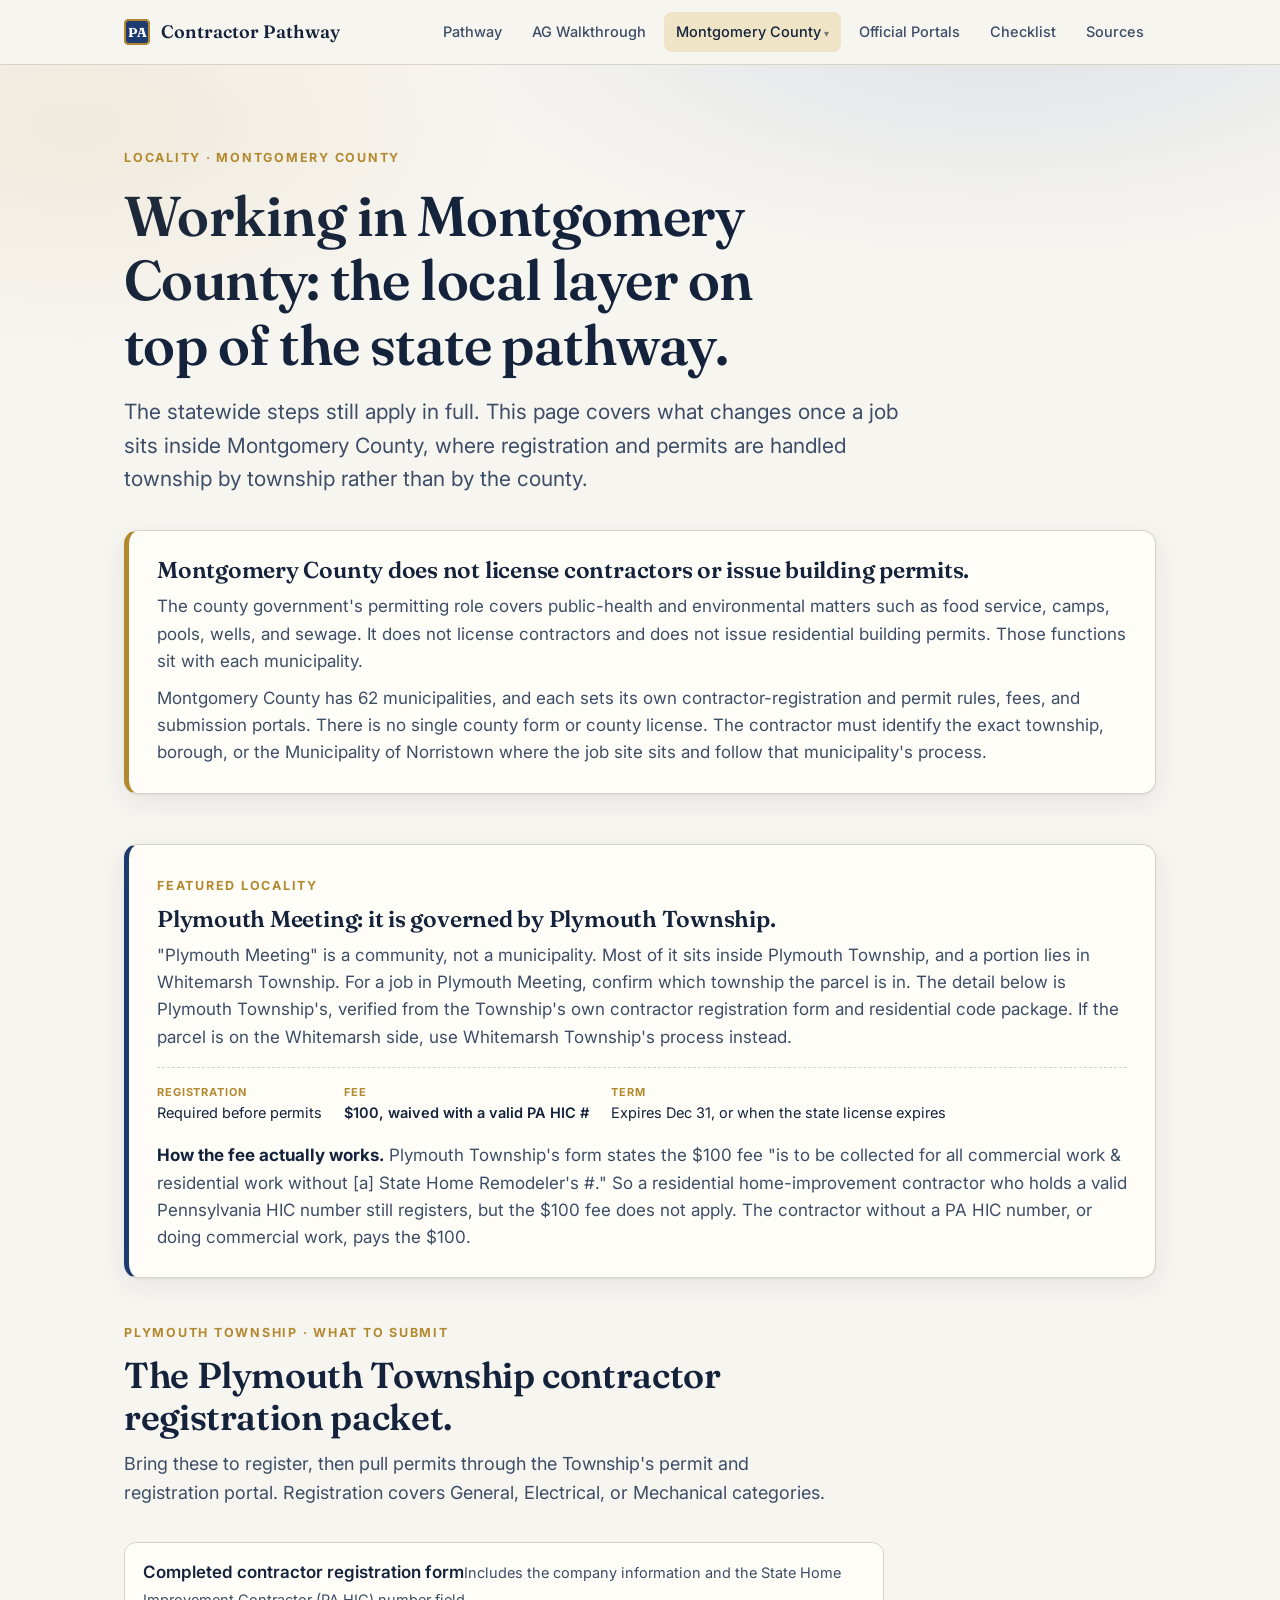
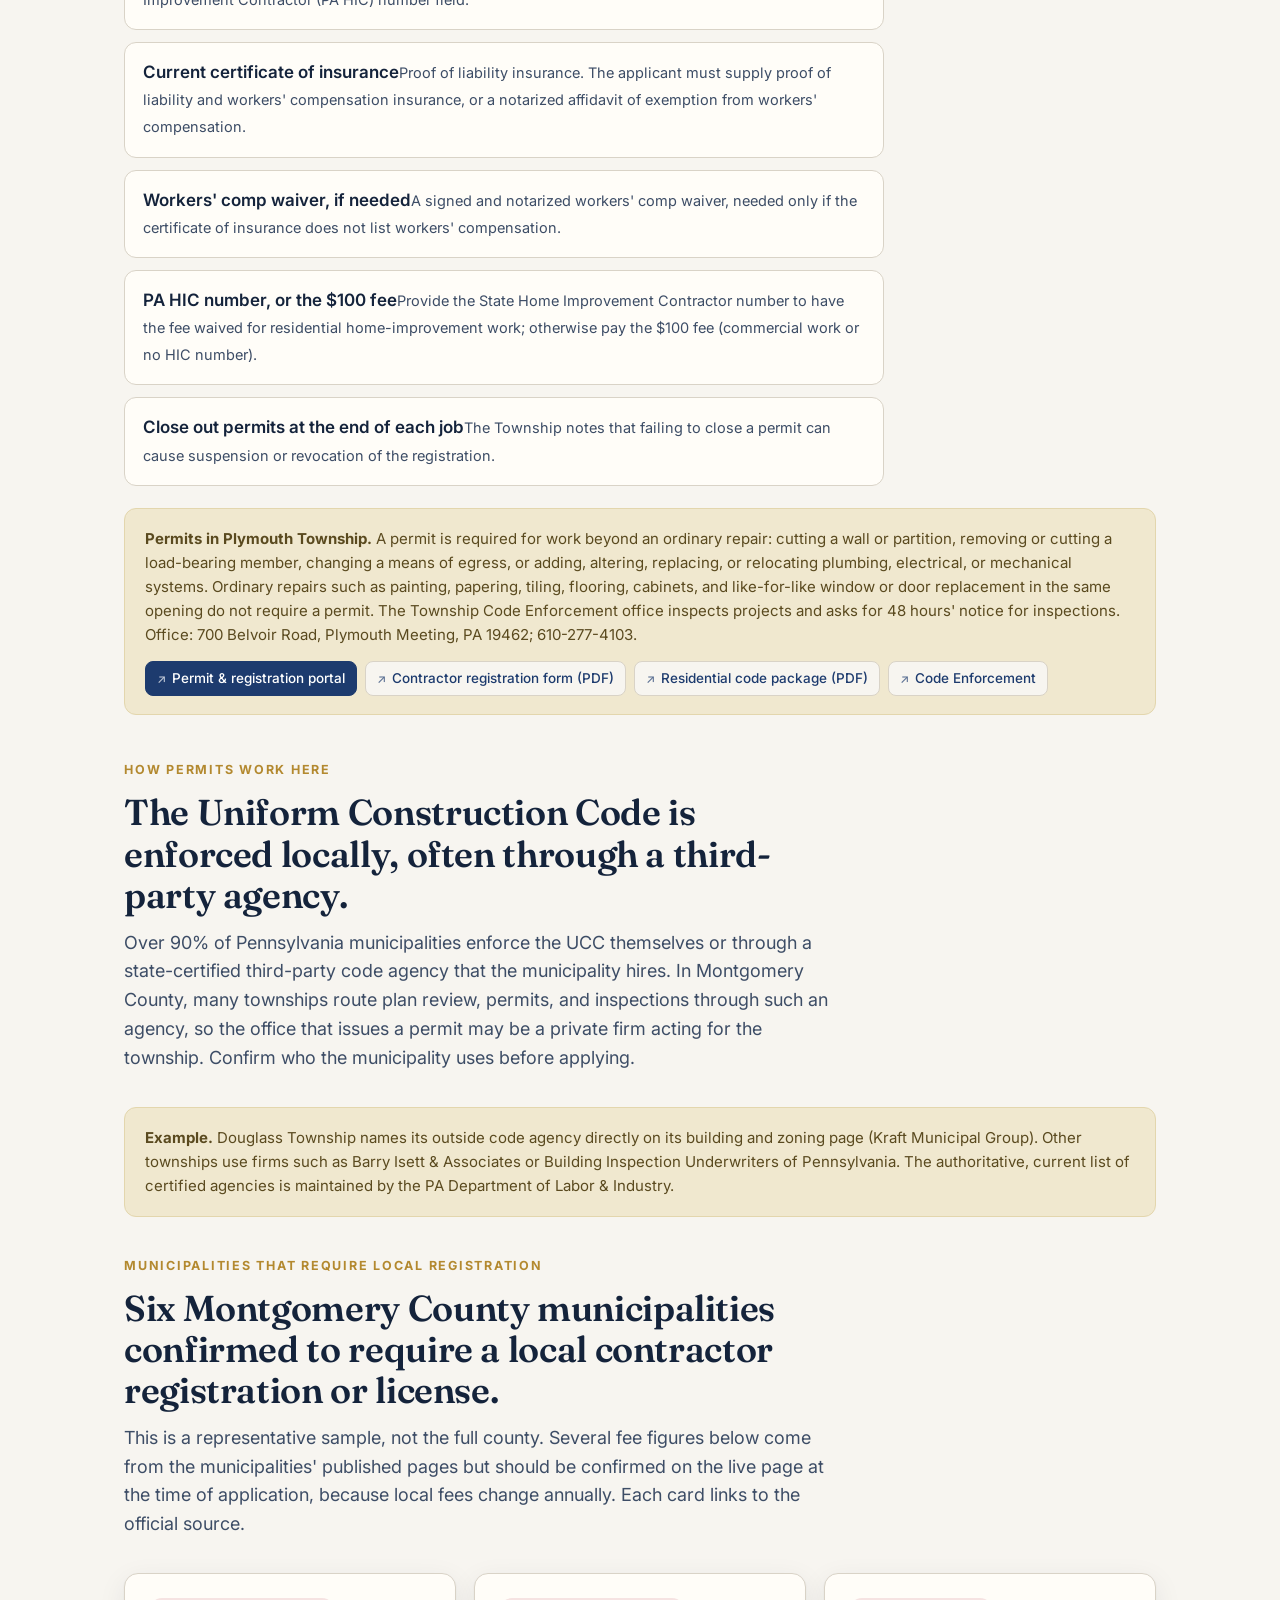
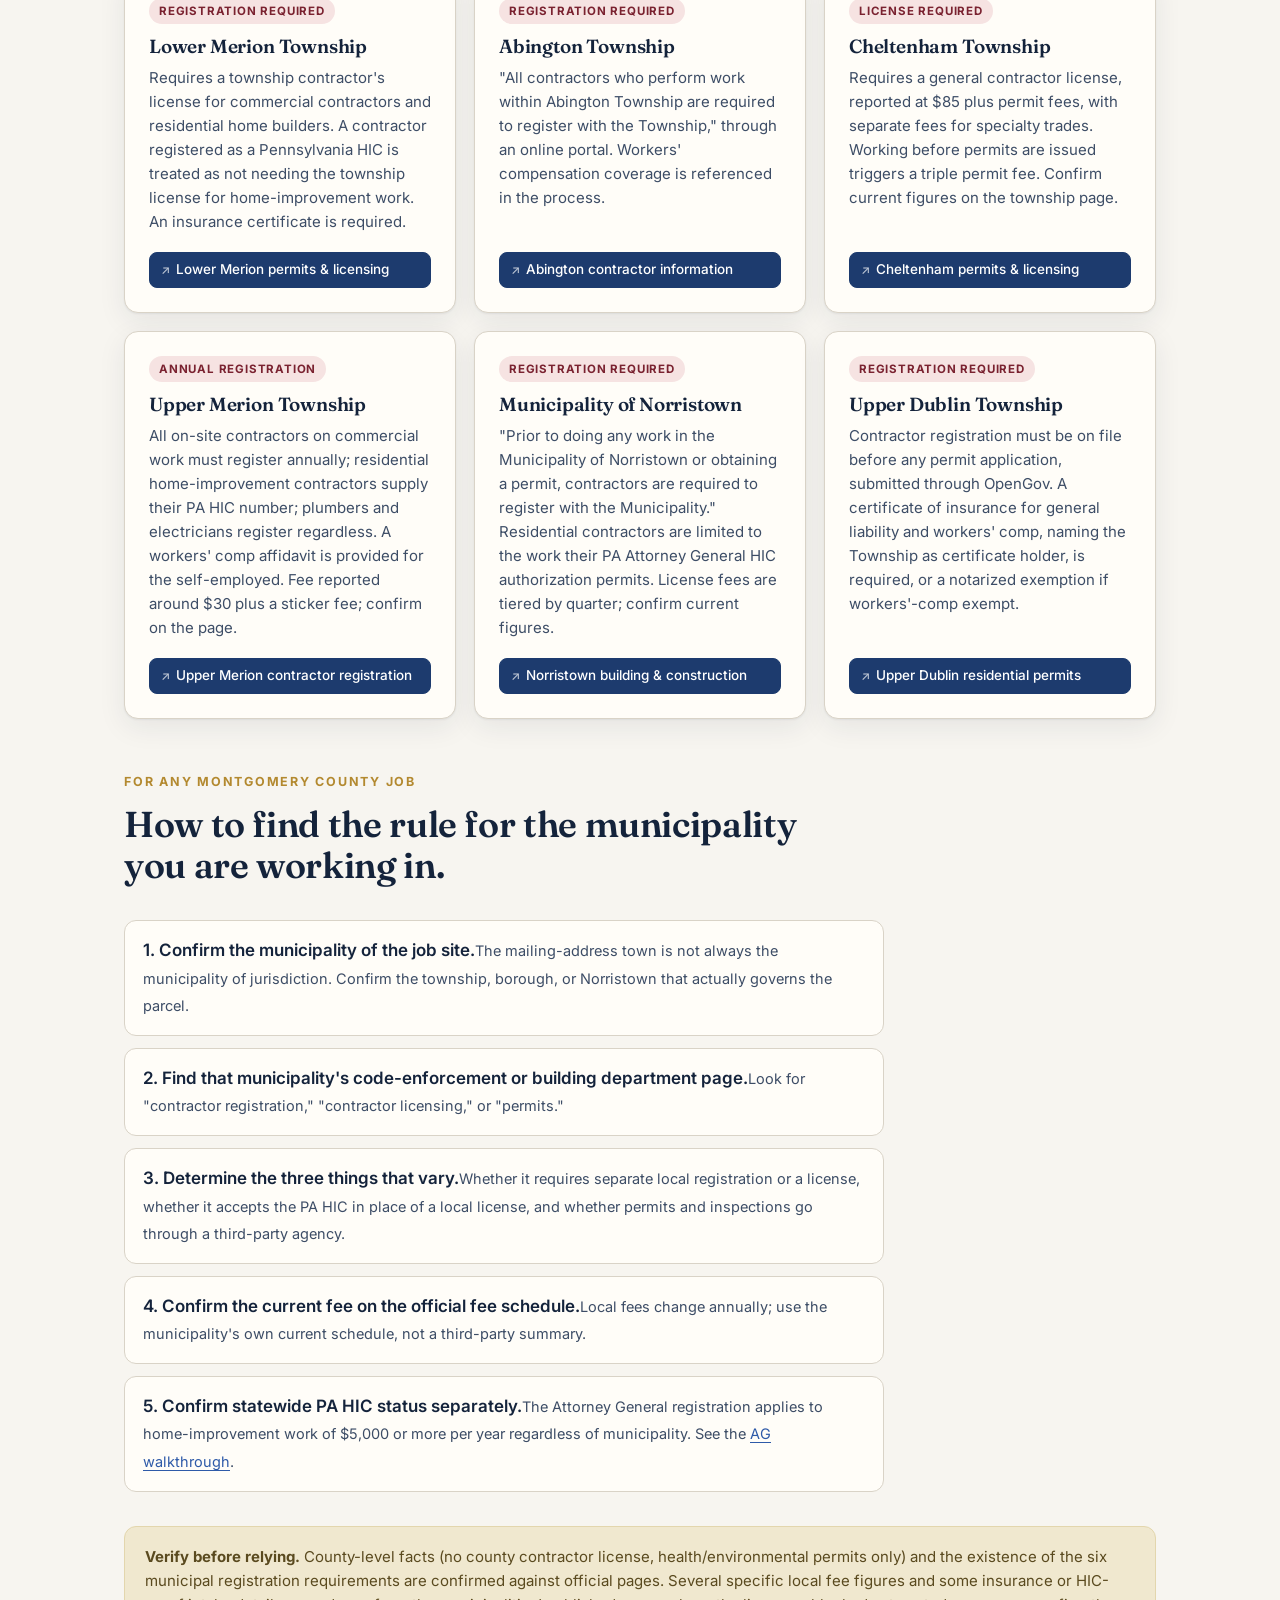
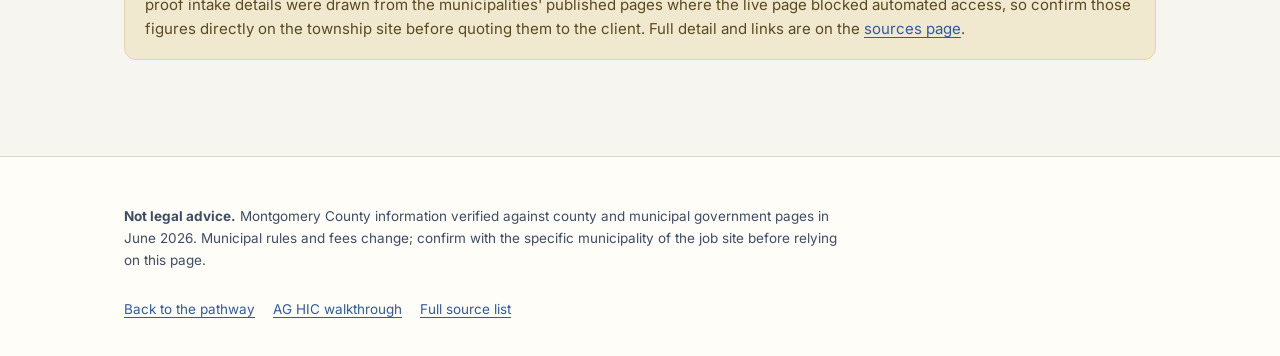
<file: montgomery.html>
<!DOCTYPE html>
<html lang="en">
<head>
<meta charset="utf-8">
<meta name="viewport" content="width=device-width, initial-scale=1">
<title>Montgomery County — PA Contractor Pathway</title>
<meta name="description" content="What a residential contractor needs in Montgomery County, Pennsylvania: no county license, municipal registration, and how to find the rule for each township or borough.">
<link rel="preconnect" href="https://fonts.googleapis.com">
<link rel="preconnect" href="https://fonts.gstatic.com" crossorigin>
<link href="https://fonts.googleapis.com/css2?family=Fraunces:opsz,wght@9..144,500;9..144,600&family=Inter:wght@400;500;600;700&display=swap" rel="stylesheet">
<link rel="stylesheet" href="assets/css/styles.css">
</head>
<body>
<header class="topbar">
  <div class="wrap">
    <a class="brand-mark" href="index.html"><span class="keystone">PA</span> Contractor Pathway</a>
    <button class="nav-toggle" aria-expanded="false" aria-label="Menu">Menu</button>
    <nav class="nav">
      <a href="index.html">Pathway</a>
      <a href="hic-application.html">AG Walkthrough</a>
      <div class="nav-group">
        <a href="montgomery.html" class="nav-group-top">Montgomery County</a>
        <div class="nav-sub">
          <a href="montgomery.html#plymouth">Plymouth Meeting</a>
        </div>
      </div>
      <a href="pathways.html">Official Portals</a>
      <a href="checklist.html">Checklist</a>
      <a href="sources.html">Sources</a>
    </nav>
  </div>
</header>

<section class="hero" style="padding-bottom:24px;">
  <div class="wrap">
    <span class="eyebrow">Locality &middot; Montgomery County</span>
    <h1>Working in Montgomery County: the local layer on top of the state pathway.</h1>
    <p class="lede">The statewide steps still apply in full. This page covers what changes once a job sits inside Montgomery County, where registration and permits are handled township by township rather than by the county.</p>

    <div class="truth" style="margin-top:34px;">
      <h2>Montgomery County does not license contractors or issue building permits.</h2>
      <p>The county government's permitting role covers public-health and environmental matters such as food service, camps, pools, wells, and sewage. It does not license contractors and does not issue residential building permits. Those functions sit with each municipality.</p>
      <p>Montgomery County has 62 municipalities, and each sets its own contractor-registration and permit rules, fees, and submission portals. There is no single county form or county license. The contractor must identify the exact township, borough, or the Municipality of Norristown where the job site sits and follow that municipality's process.</p>
    </div>
  </div>
</section>

<section class="block" style="padding-top:18px;">
  <div class="wrap">

    <div class="truth" id="plymouth" style="border-left-color:var(--brand); margin-bottom:40px;">
      <span class="eyebrow" style="margin-bottom:10px;">Featured locality</span>
      <h2>Plymouth Meeting: it is governed by Plymouth Township.</h2>
      <p>"Plymouth Meeting" is a community, not a municipality. Most of it sits inside Plymouth Township, and a portion lies in Whitemarsh Township. For a job in Plymouth Meeting, confirm which township the parcel is in. The detail below is Plymouth Township's, verified from the Township's own contractor registration form and residential code package. If the parcel is on the Whitemarsh side, use Whitemarsh Township's process instead.</p>

      <div class="meta" style="border-top-color:var(--line);">
        <div><span class="label">Registration</span>Required before permits</div>
        <div><span class="label">Fee</span><span class="cost">$100, waived with a valid PA HIC #</span></div>
        <div><span class="label">Term</span>Expires Dec 31, or when the state license expires</div>
      </div>

      <p style="margin-top:18px;"><strong>How the fee actually works.</strong> Plymouth Township's form states the $100 fee "is to be collected for all commercial work &amp; residential work without [a] State Home Remodeler's #." So a residential home-improvement contractor who holds a valid Pennsylvania HIC number still registers, but the $100 fee does not apply. The contractor without a PA HIC number, or doing commercial work, pays the $100.</p>
    </div>

    <div class="section-head">
      <span class="eyebrow">Plymouth Township &middot; what to submit</span>
      <h2>The Plymouth Township contractor registration packet.</h2>
      <p>Bring these to register, then pull permits through the Township's permit and registration portal. Registration covers General, Electrical, or Mechanical categories.</p>
    </div>

    <div class="checklist" style="margin-bottom:22px;">
      <div class="check-item"><span class="ci-body"><span class="ci-title">Completed contractor registration form</span><span class="ci-note">Includes the company information and the State Home Improvement Contractor (PA HIC) number field.</span></span></div>
      <div class="check-item"><span class="ci-body"><span class="ci-title">Current certificate of insurance</span><span class="ci-note">Proof of liability insurance. The applicant must supply proof of liability and workers' compensation insurance, or a notarized affidavit of exemption from workers' compensation.</span></span></div>
      <div class="check-item"><span class="ci-body"><span class="ci-title">Workers' comp waiver, if needed</span><span class="ci-note">A signed and notarized workers' comp waiver, needed only if the certificate of insurance does not list workers' compensation.</span></span></div>
      <div class="check-item"><span class="ci-body"><span class="ci-title">PA HIC number, or the $100 fee</span><span class="ci-note">Provide the State Home Improvement Contractor number to have the fee waived for residential home-improvement work; otherwise pay the $100 fee (commercial work or no HIC number).</span></span></div>
      <div class="check-item"><span class="ci-body"><span class="ci-title">Close out permits at the end of each job</span><span class="ci-note">The Township notes that failing to close a permit can cause suspension or revocation of the registration.</span></span></div>
    </div>

    <div class="note" style="margin-bottom:40px;">
      <strong>Permits in Plymouth Township.</strong> A permit is required for work beyond an ordinary repair: cutting a wall or partition, removing or cutting a load-bearing member, changing a means of egress, or adding, altering, replacing, or relocating plumbing, electrical, or mechanical systems. Ordinary repairs such as painting, papering, tiling, flooring, cabinets, and like-for-like window or door replacement in the same opening do not require a permit. The Township Code Enforcement office inspects projects and asks for 48 hours' notice for inspections. Office: 700 Belvoir Road, Plymouth Meeting, PA 19462; 610-277-4103.
      <div class="links" style="margin-top:14px;">
        <a class="src action" href="https://www.plymouthtownship.org/departments/code-enforcement/codes-portal/" target="_blank" rel="noopener">Permit &amp; registration portal</a>
        <a class="src" href="https://www.plymouthtownship.org/download/Code%20Enforcement/registrations/Plymouth-Township.pdf" target="_blank" rel="noopener">Contractor registration form (PDF)</a>
        <a class="src" href="https://www.plymouthtownship.org/download/Code%20Enforcement/Residential/Residential-Code-Package-2022.pdf" target="_blank" rel="noopener">Residential code package (PDF)</a>
        <a class="src" href="https://www.plymouthtownship.org/departments/code-enforcement/" target="_blank" rel="noopener">Code Enforcement</a>
      </div>
    </div>

    <div class="section-head">
      <span class="eyebrow">How permits work here</span>
      <h2>The Uniform Construction Code is enforced locally, often through a third-party agency.</h2>
      <p>Over 90% of Pennsylvania municipalities enforce the UCC themselves or through a state-certified third-party code agency that the municipality hires. In Montgomery County, many townships route plan review, permits, and inspections through such an agency, so the office that issues a permit may be a private firm acting for the township. Confirm who the municipality uses before applying.</p>
    </div>

    <div class="note" style="margin-bottom:34px;">
      <strong>Example.</strong> Douglass Township names its outside code agency directly on its building and zoning page (Kraft Municipal Group). Other townships use firms such as Barry Isett &amp; Associates or Building Inspection Underwriters of Pennsylvania. The authoritative, current list of certified agencies is maintained by the PA Department of Labor &amp; Industry.
    </div>

    <div class="section-head">
      <span class="eyebrow">Municipalities that require local registration</span>
      <h2>Six Montgomery County municipalities confirmed to require a local contractor registration or license.</h2>
      <p>This is a representative sample, not the full county. Several fee figures below come from the municipalities' published pages but should be confirmed on the live page at the time of application, because local fees change annually. Each card links to the official source.</p>
    </div>

    <div class="portal-grid">

      <div class="portal">
        <span class="badge badge-req">Registration required</span>
        <h3>Lower Merion Township</h3>
        <p>Requires a township contractor's license for commercial contractors and residential home builders. A contractor registered as a Pennsylvania HIC is treated as not needing the township license for home-improvement work. An insurance certificate is required.</p>
        <a class="src action" href="https://www.lowermerion.org/departments/building-and-planning-department/building-division/permits-licensing" target="_blank" rel="noopener">Lower Merion permits &amp; licensing</a>
      </div>

      <div class="portal">
        <span class="badge badge-req">Registration required</span>
        <h3>Abington Township</h3>
        <p>"All contractors who perform work within Abington Township are required to register with the Township," through an online portal. Workers' compensation coverage is referenced in the process.</p>
        <a class="src action" href="https://www.abingtonpa.gov/242/Contractor-Information" target="_blank" rel="noopener">Abington contractor information</a>
      </div>

      <div class="portal">
        <span class="badge badge-req">License required</span>
        <h3>Cheltenham Township</h3>
        <p>Requires a general contractor license, reported at $85 plus permit fees, with separate fees for specialty trades. Working before permits are issued triggers a triple permit fee. Confirm current figures on the township page.</p>
        <a class="src action" href="https://www.cheltenhamtownship.org/pview.aspx?id=29183&catid=26" target="_blank" rel="noopener">Cheltenham permits &amp; licensing</a>
      </div>

      <div class="portal">
        <span class="badge badge-req">Annual registration</span>
        <h3>Upper Merion Township</h3>
        <p>All on-site contractors on commercial work must register annually; residential home-improvement contractors supply their PA HIC number; plumbers and electricians register regardless. A workers' comp affidavit is provided for the self-employed. Fee reported around $30 plus a sticker fee; confirm on the page.</p>
        <a class="src action" href="https://www.umtownship.org/183/Contractor-Registration" target="_blank" rel="noopener">Upper Merion contractor registration</a>
      </div>

      <div class="portal">
        <span class="badge badge-req">Registration required</span>
        <h3>Municipality of Norristown</h3>
        <p>"Prior to doing any work in the Municipality of Norristown or obtaining a permit, contractors are required to register with the Municipality." Residential contractors are limited to the work their PA Attorney General HIC authorization permits. License fees are tiered by quarter; confirm current figures.</p>
        <a class="src action" href="https://www.norristown.gov/181/Building-Construction" target="_blank" rel="noopener">Norristown building &amp; construction</a>
      </div>

      <div class="portal">
        <span class="badge badge-req">Registration required</span>
        <h3>Upper Dublin Township</h3>
        <p>Contractor registration must be on file before any permit application, submitted through OpenGov. A certificate of insurance for general liability and workers' comp, naming the Township as certificate holder, is required, or a notarized exemption if workers'-comp exempt.</p>
        <a class="src action" href="https://www.upperdublin.net/government/departments/code-enforcement/residential-building-permits" target="_blank" rel="noopener">Upper Dublin residential permits</a>
      </div>

    </div>

    <div class="section-head" style="margin-top:48px;">
      <span class="eyebrow">For any Montgomery County job</span>
      <h2>How to find the rule for the municipality you are working in.</h2>
    </div>

    <div class="checklist">
      <div class="check-item"><span class="ci-body"><span class="ci-title">1. Confirm the municipality of the job site.</span><span class="ci-note">The mailing-address town is not always the municipality of jurisdiction. Confirm the township, borough, or Norristown that actually governs the parcel.</span></span></div>
      <div class="check-item"><span class="ci-body"><span class="ci-title">2. Find that municipality's code-enforcement or building department page.</span><span class="ci-note">Look for "contractor registration," "contractor licensing," or "permits."</span></span></div>
      <div class="check-item"><span class="ci-body"><span class="ci-title">3. Determine the three things that vary.</span><span class="ci-note">Whether it requires separate local registration or a license, whether it accepts the PA HIC in place of a local license, and whether permits and inspections go through a third-party agency.</span></span></div>
      <div class="check-item"><span class="ci-body"><span class="ci-title">4. Confirm the current fee on the official fee schedule.</span><span class="ci-note">Local fees change annually; use the municipality's own current schedule, not a third-party summary.</span></span></div>
      <div class="check-item"><span class="ci-body"><span class="ci-title">5. Confirm statewide PA HIC status separately.</span><span class="ci-note">The Attorney General registration applies to home-improvement work of $5,000 or more per year regardless of municipality. See the <a href="hic-application.html">AG walkthrough</a>.</span></span></div>
    </div>

    <div class="note" style="margin-top:34px;">
      <strong>Verify before relying.</strong> County-level facts (no county contractor license, health/environmental permits only) and the existence of the six municipal registration requirements are confirmed against official pages. Several specific local fee figures and some insurance or HIC-proof intake details were drawn from the municipalities' published pages where the live page blocked automated access, so confirm those figures directly on the township site before quoting them to the client. Full detail and links are on the <a href="sources.html">sources page</a>.
    </div>
  </div>
</section>

<footer>
  <div class="wrap">
    <p class="disc"><strong>Not legal advice.</strong> Montgomery County information verified against county and municipal government pages in June 2026. Municipal rules and fees change; confirm with the specific municipality of the job site before relying on this page.</p>
    <div class="meta-row">
      <a href="index.html">Back to the pathway</a>
      <a href="hic-application.html">AG HIC walkthrough</a>
      <a href="sources.html">Full source list</a>
    </div>
  </div>
</footer>
<script src="assets/js/main.js"></script>
</body>
</html>
</file>
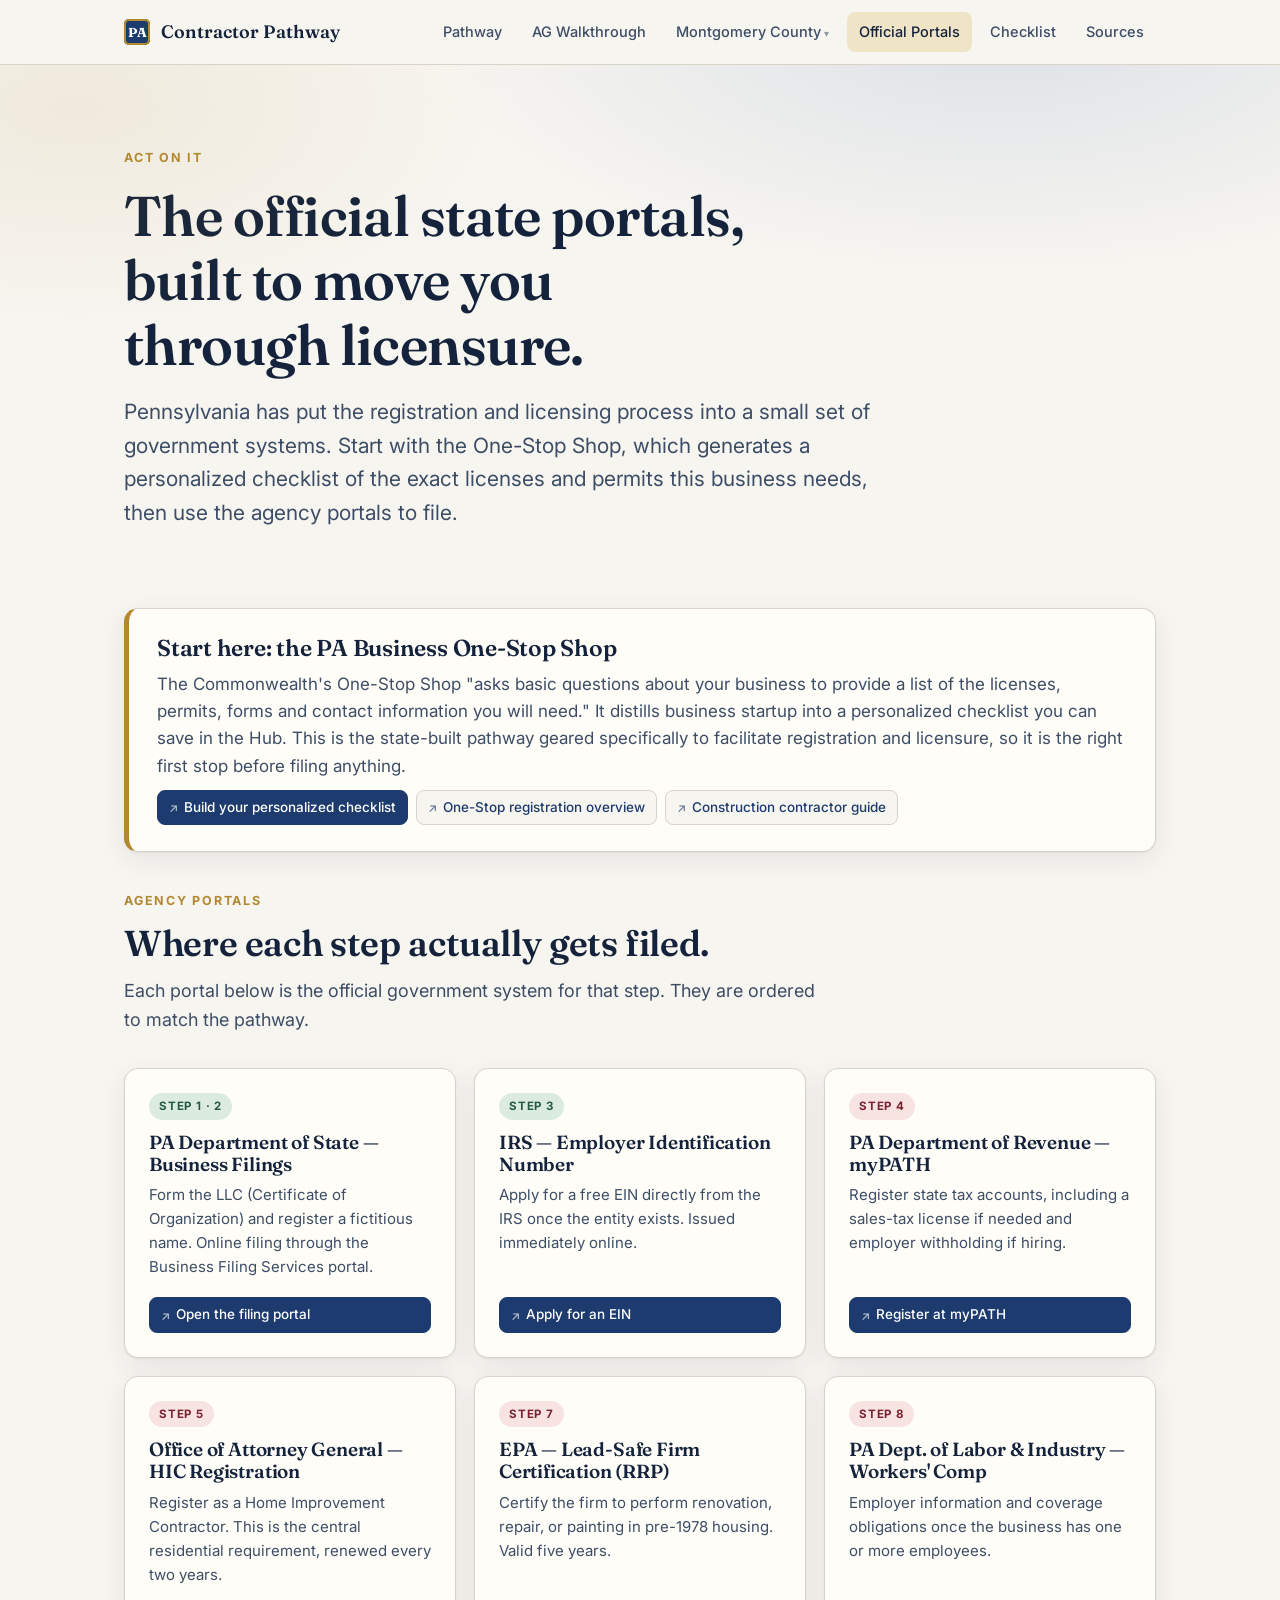
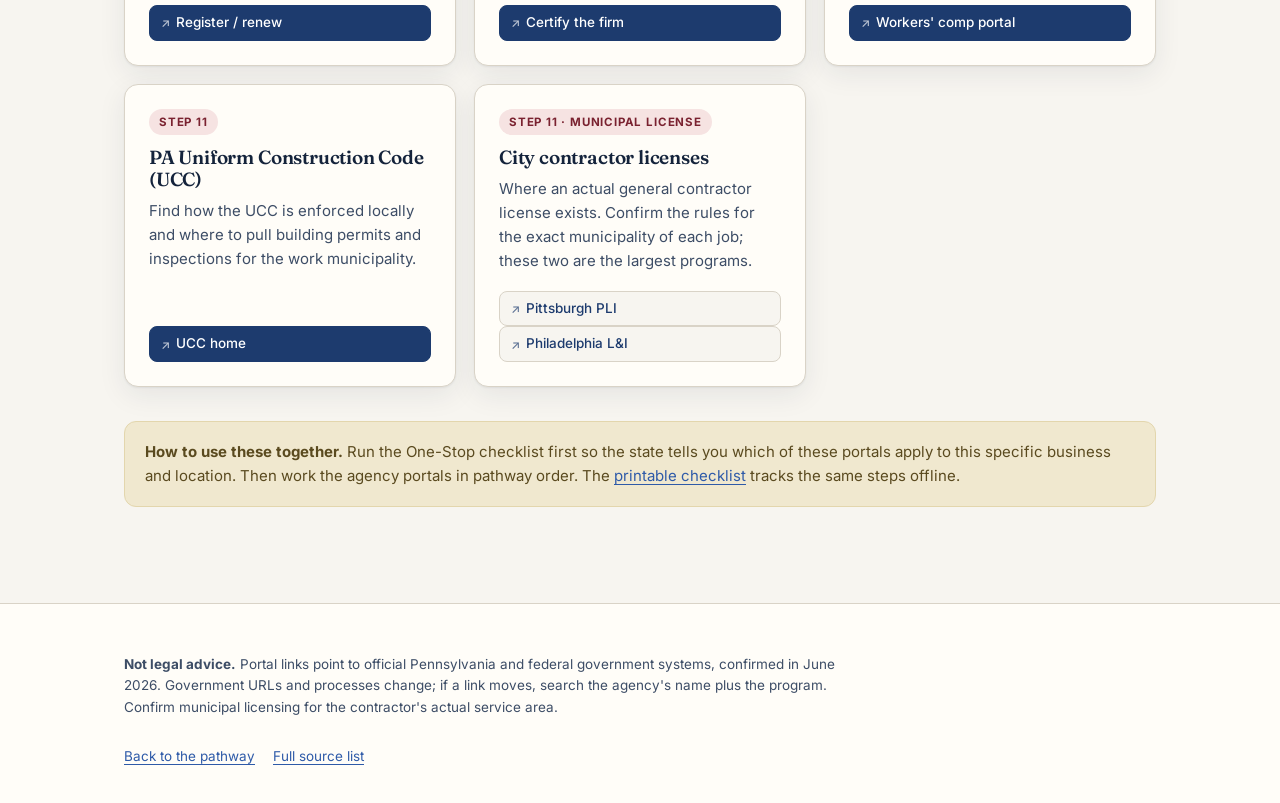
<file: pathways.html>
<!DOCTYPE html>
<html lang="en">
<head>
<meta charset="utf-8">
<meta name="viewport" content="width=device-width, initial-scale=1">
<title>Official State Portals — PA Contractor Pathway</title>
<meta name="description" content="The Pennsylvania government portals built to facilitate registration and licensure, starting with the PA Business One-Stop Shop guided checklist.">
<link rel="preconnect" href="https://fonts.googleapis.com">
<link rel="preconnect" href="https://fonts.gstatic.com" crossorigin>
<link href="https://fonts.googleapis.com/css2?family=Fraunces:opsz,wght@9..144,500;9..144,600&family=Inter:wght@400;500;600;700&display=swap" rel="stylesheet">
<link rel="stylesheet" href="assets/css/styles.css">
</head>
<body>
<header class="topbar">
  <div class="wrap">
    <a class="brand-mark" href="index.html"><span class="keystone">PA</span> Contractor Pathway</a>
    <button class="nav-toggle" aria-expanded="false" aria-label="Menu">Menu</button>
    <nav class="nav">
      <a href="index.html">Pathway</a>
      <a href="hic-application.html">AG Walkthrough</a>
      <div class="nav-group">
        <a href="montgomery.html" class="nav-group-top">Montgomery County</a>
        <div class="nav-sub">
          <a href="montgomery.html#plymouth">Plymouth Meeting</a>
        </div>
      </div>
      <a href="pathways.html">Official Portals</a>
      <a href="checklist.html">Checklist</a>
      <a href="sources.html">Sources</a>
    </nav>
  </div>
</header>

<section class="hero" style="padding-bottom:24px;">
  <div class="wrap">
    <span class="eyebrow">Act on it</span>
    <h1>The official state portals, built to move you through licensure.</h1>
    <p class="lede">Pennsylvania has put the registration and licensing process into a small set of government systems. Start with the One-Stop Shop, which generates a personalized checklist of the exact licenses and permits this business needs, then use the agency portals to file.</p>
  </div>
</section>

<section class="block" style="padding-top:18px;">
  <div class="wrap">

    <div class="truth" style="margin-bottom:34px;">
      <h2>Start here: the PA Business One-Stop Shop</h2>
      <p>The Commonwealth's One-Stop Shop "asks basic questions about your business to provide a list of the licenses, permits, forms and contact information you will need." It distills business startup into a personalized checklist you can save in the Hub. This is the state-built pathway geared specifically to facilitate registration and licensure, so it is the right first stop before filing anything.</p>
      <div class="links" style="margin-top:6px;">
        <a class="src action" href="https://hub.business.pa.gov/home/register" target="_blank" rel="noopener">Build your personalized checklist</a>
        <a class="src" href="https://business.pa.gov/register/" target="_blank" rel="noopener">One-Stop registration overview</a>
        <a class="src" href="https://hub.business.pa.gov/Home/HelpCenterDetail/ConstructionContractorsLandscapers" target="_blank" rel="noopener">Construction contractor guide</a>
      </div>
    </div>

    <div class="section-head">
      <span class="eyebrow">Agency portals</span>
      <h2>Where each step actually gets filed.</h2>
      <p>Each portal below is the official government system for that step. They are ordered to match the pathway.</p>
    </div>

    <div class="portal-grid">

      <div class="portal">
        <span class="badge badge-adv">Step 1 &middot; 2</span>
        <h3>PA Department of State — Business Filings</h3>
        <p>Form the LLC (Certificate of Organization) and register a fictitious name. Online filing through the Business Filing Services portal.</p>
        <a class="src action" href="https://www.corporations.pa.gov/" target="_blank" rel="noopener">Open the filing portal</a>
      </div>

      <div class="portal">
        <span class="badge badge-adv">Step 3</span>
        <h3>IRS — Employer Identification Number</h3>
        <p>Apply for a free EIN directly from the IRS once the entity exists. Issued immediately online.</p>
        <a class="src action" href="https://www.irs.gov/businesses/small-businesses-self-employed/get-an-employer-identification-number" target="_blank" rel="noopener">Apply for an EIN</a>
      </div>

      <div class="portal">
        <span class="badge badge-req">Step 4</span>
        <h3>PA Department of Revenue — myPATH</h3>
        <p>Register state tax accounts, including a sales-tax license if needed and employer withholding if hiring.</p>
        <a class="src action" href="https://mypath.pa.gov/" target="_blank" rel="noopener">Register at myPATH</a>
      </div>

      <div class="portal">
        <span class="badge badge-req">Step 5</span>
        <h3>Office of Attorney General — HIC Registration</h3>
        <p>Register as a Home Improvement Contractor. This is the central residential requirement, renewed every two years.</p>
        <a class="src action" href="https://hic.attorneygeneral.gov/" target="_blank" rel="noopener">Register / renew</a>
      </div>

      <div class="portal">
        <span class="badge badge-req">Step 7</span>
        <h3>EPA — Lead-Safe Firm Certification (RRP)</h3>
        <p>Certify the firm to perform renovation, repair, or painting in pre-1978 housing. Valid five years.</p>
        <a class="src action" href="https://www.epa.gov/lead/renovation-repair-and-painting-program-firm-certification" target="_blank" rel="noopener">Certify the firm</a>
      </div>

      <div class="portal">
        <span class="badge badge-req">Step 8</span>
        <h3>PA Dept. of Labor &amp; Industry — Workers' Comp</h3>
        <p>Employer information and coverage obligations once the business has one or more employees.</p>
        <a class="src action" href="https://www.pa.gov/agencies/dli/programs-services/workers-compensation" target="_blank" rel="noopener">Workers' comp portal</a>
      </div>

      <div class="portal">
        <span class="badge badge-req">Step 11</span>
        <h3>PA Uniform Construction Code (UCC)</h3>
        <p>Find how the UCC is enforced locally and where to pull building permits and inspections for the work municipality.</p>
        <a class="src action" href="https://www.pa.gov/agencies/dli/programs-services/labor-management-relations/bureau-of-occupational-and-industrial-safety/uniform-construction-code-home" target="_blank" rel="noopener">UCC home</a>
      </div>

      <div class="portal">
        <span class="badge badge-req">Step 11 &middot; municipal license</span>
        <h3>City contractor licenses</h3>
        <p>Where an actual general contractor license exists. Confirm the rules for the exact municipality of each job; these two are the largest programs.</p>
        <a class="src" href="https://www.pittsburghpa.gov/Business-Development/Permits-Licenses-and-Inspections/Licenses/Contractor-Licenses/General-Contractor-Licenses" target="_blank" rel="noopener">Pittsburgh PLI</a>
        <a class="src" href="https://www.phila.gov/services/permits-violations-licenses/get-a-license/trade-licenses/get-a-contractor-license/" target="_blank" rel="noopener">Philadelphia L&amp;I</a>
      </div>

    </div>

    <div class="note" style="margin-top:34px;">
      <strong>How to use these together.</strong> Run the One-Stop checklist first so the state tells you which of these portals apply to this specific business and location. Then work the agency portals in pathway order. The <a href="checklist.html">printable checklist</a> tracks the same steps offline.
    </div>
  </div>
</section>

<footer>
  <div class="wrap">
    <p class="disc"><strong>Not legal advice.</strong> Portal links point to official Pennsylvania and federal government systems, confirmed in June 2026. Government URLs and processes change; if a link moves, search the agency's name plus the program. Confirm municipal licensing for the contractor's actual service area.</p>
    <div class="meta-row">
      <a href="index.html">Back to the pathway</a>
      <a href="sources.html">Full source list</a>
    </div>
  </div>
</footer>
<script src="assets/js/main.js"></script>
</body>
</html>
</file>
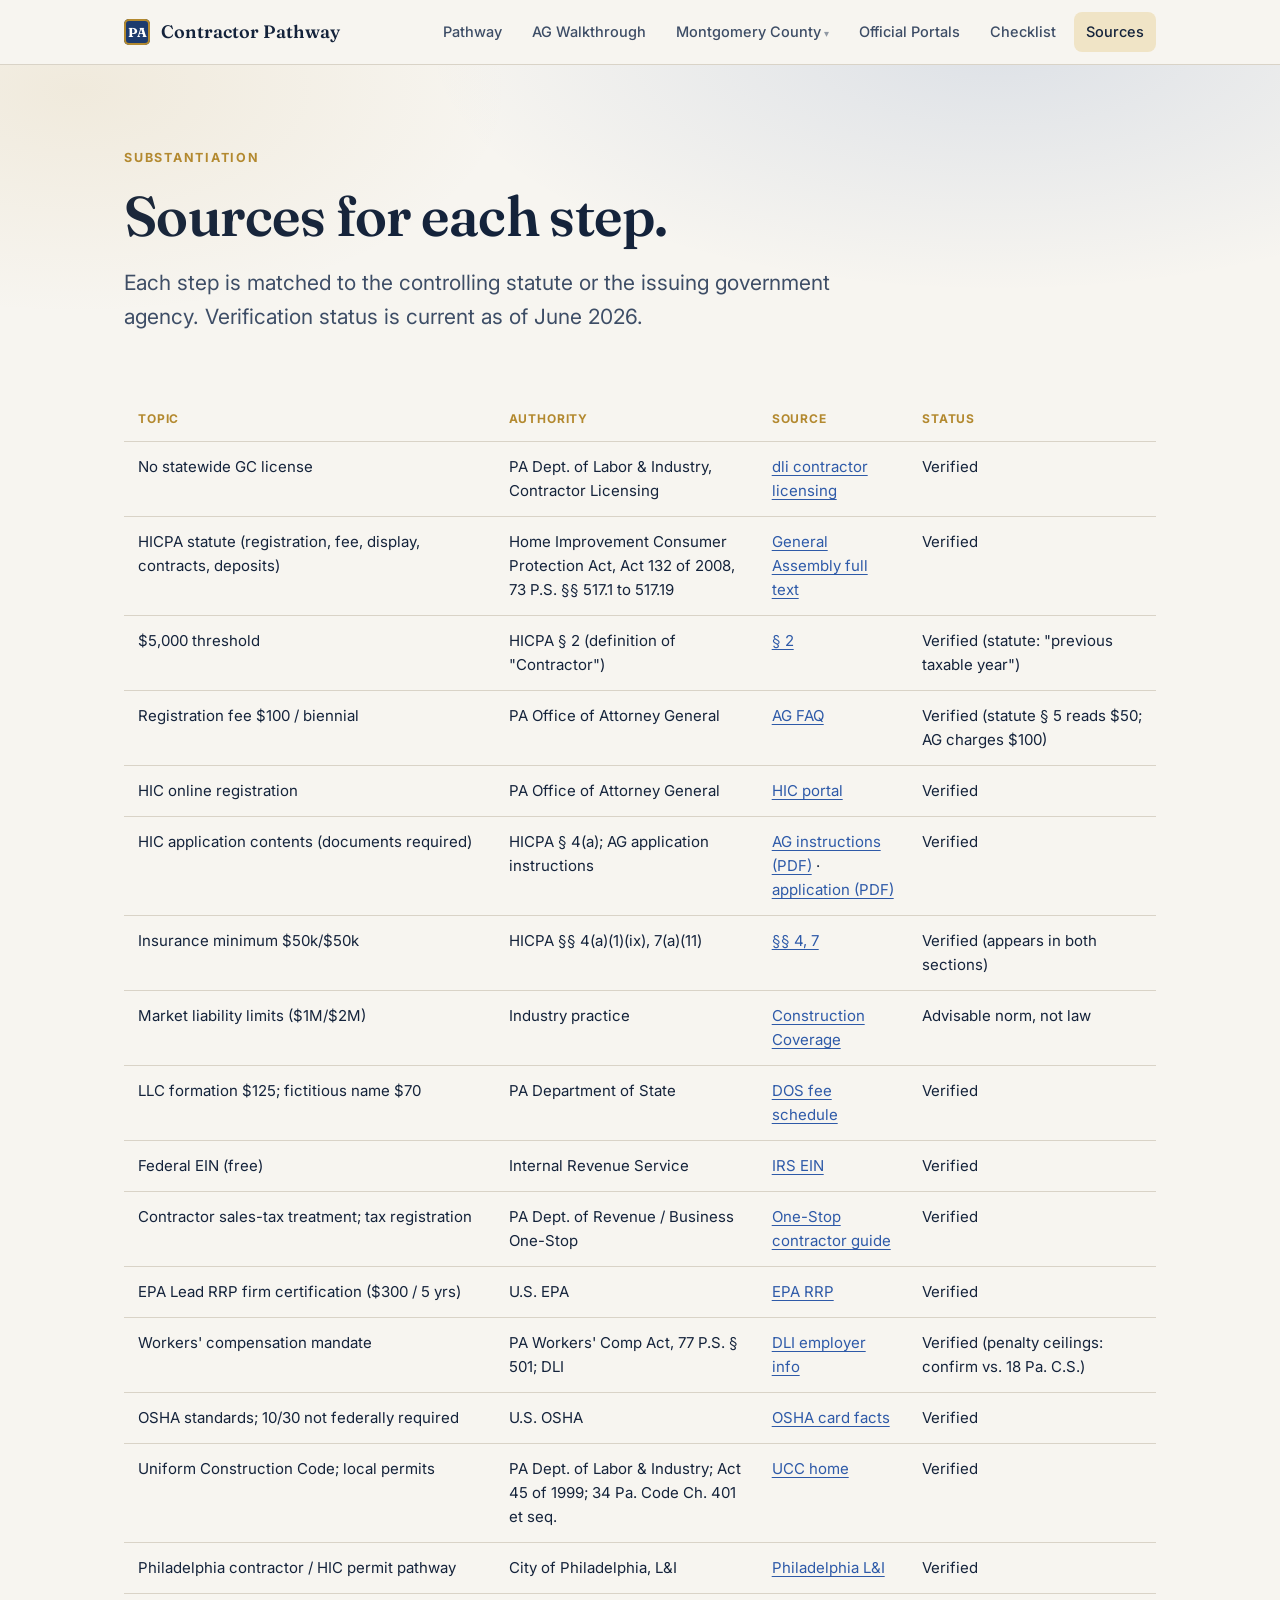
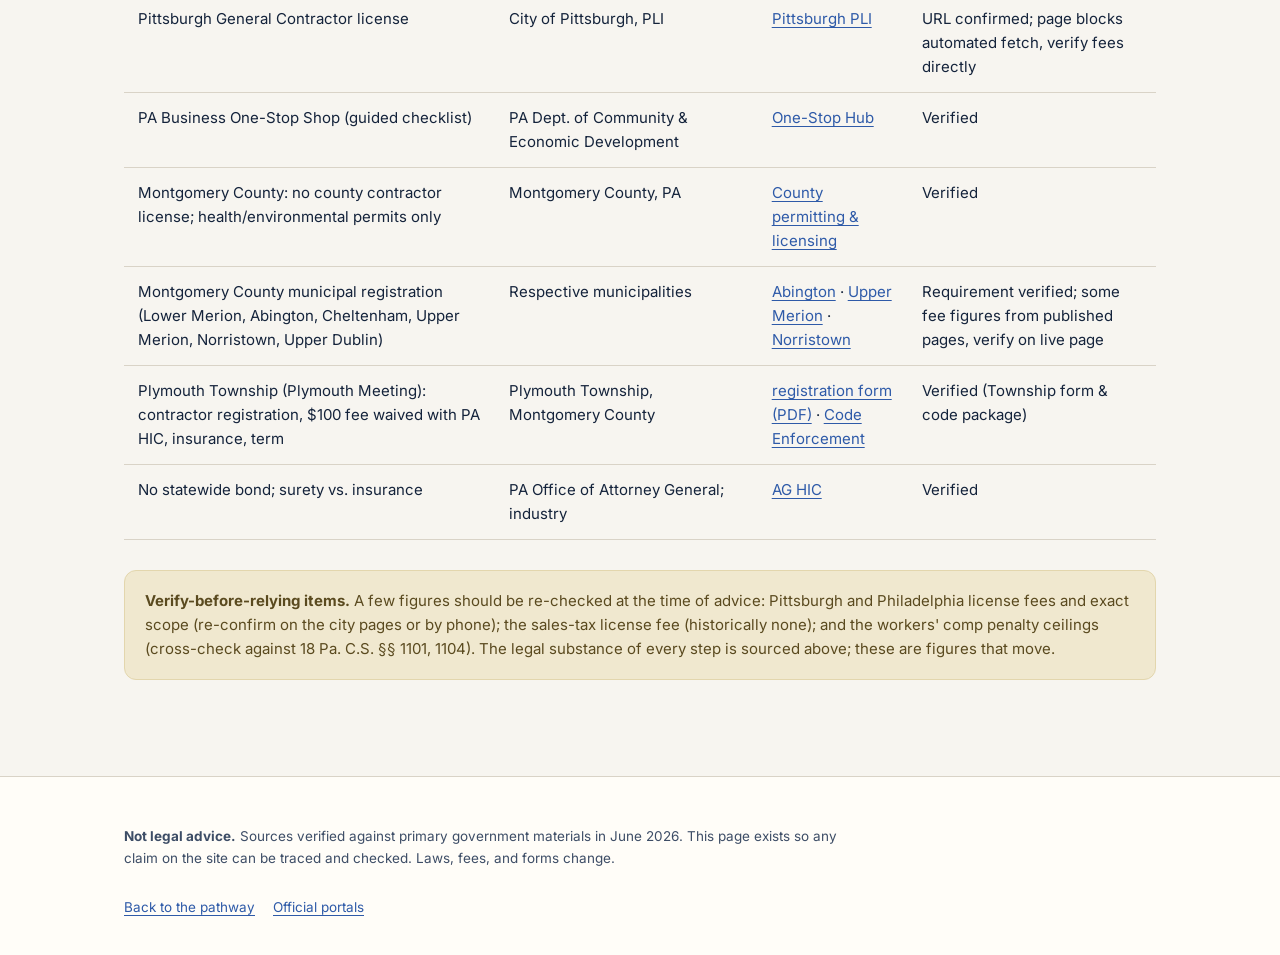
<file: sources.html>
<!DOCTYPE html>
<html lang="en">
<head>
<meta charset="utf-8">
<meta name="viewport" content="width=device-width, initial-scale=1">
<title>Sources — PA Contractor Pathway</title>
<meta name="description" content="Every claim on this site, traced to its controlling statute or issuing government agency, with verification notes.">
<link rel="preconnect" href="https://fonts.googleapis.com">
<link rel="preconnect" href="https://fonts.gstatic.com" crossorigin>
<link href="https://fonts.googleapis.com/css2?family=Fraunces:opsz,wght@9..144,500;9..144,600&family=Inter:wght@400;500;600;700&display=swap" rel="stylesheet">
<link rel="stylesheet" href="assets/css/styles.css">
</head>
<body>
<header class="topbar">
  <div class="wrap">
    <a class="brand-mark" href="index.html"><span class="keystone">PA</span> Contractor Pathway</a>
    <button class="nav-toggle" aria-expanded="false" aria-label="Menu">Menu</button>
    <nav class="nav">
      <a href="index.html">Pathway</a>
      <a href="hic-application.html">AG Walkthrough</a>
      <div class="nav-group">
        <a href="montgomery.html" class="nav-group-top">Montgomery County</a>
        <div class="nav-sub">
          <a href="montgomery.html#plymouth">Plymouth Meeting</a>
        </div>
      </div>
      <a href="pathways.html">Official Portals</a>
      <a href="checklist.html">Checklist</a>
      <a href="sources.html">Sources</a>
    </nav>
  </div>
</header>

<section class="hero" style="padding-bottom:18px;">
  <div class="wrap">
    <span class="eyebrow">Substantiation</span>
    <h1>Sources for each step.</h1>
    <p class="lede">Each step is matched to the controlling statute or the issuing government agency. Verification status is current as of June 2026.</p>
  </div>
</section>

<section class="block" style="padding-top:16px;">
  <div class="wrap">
    <table class="src-table">
      <thead><tr><th>Topic</th><th>Authority</th><th>Source</th><th>Status</th></tr></thead>
      <tbody>
        <tr><td>No statewide GC license</td><td>PA Dept. of Labor &amp; Industry, Contractor Licensing</td><td><a href="https://www.pa.gov/agencies/dli/programs-services/labor-management-relations/bureau-of-occupational-and-industrial-safety/uniform-construction-code-home/contractor-licensing" target="_blank" rel="noopener">dli contractor licensing</a></td><td>Verified</td></tr>
        <tr><td>HICPA statute (registration, fee, display, contracts, deposits)</td><td>Home Improvement Consumer Protection Act, Act 132 of 2008, 73 P.S. &sect;&sect; 517.1 to 517.19</td><td><a href="https://www.legis.state.pa.us/WU01/LI/LI/US/HTM/2008/0/0132..HTM" target="_blank" rel="noopener">General Assembly full text</a></td><td>Verified</td></tr>
        <tr><td>$5,000 threshold</td><td>HICPA &sect; 2 (definition of "Contractor")</td><td><a href="https://www.legis.state.pa.us/WU01/LI/LI/US/HTM/2008/0/0132..HTM" target="_blank" rel="noopener">&sect; 2</a></td><td>Verified (statute: "previous taxable year")</td></tr>
        <tr><td>Registration fee $100 / biennial</td><td>PA Office of Attorney General</td><td><a href="https://www.attorneygeneral.gov/resources/home-improvement-contractor-registration/contractor-frequently-asked-questions/" target="_blank" rel="noopener">AG FAQ</a></td><td>Verified (statute &sect; 5 reads $50; AG charges $100)</td></tr>
        <tr><td>HIC online registration</td><td>PA Office of Attorney General</td><td><a href="https://hic.attorneygeneral.gov/" target="_blank" rel="noopener">HIC portal</a></td><td>Verified</td></tr>
        <tr><td>HIC application contents (documents required)</td><td>HICPA &sect; 4(a); AG application instructions</td><td><a href="https://www.attorneygeneral.gov/wp-content/uploads/2025/08/HICPA-instructions.pdf" target="_blank" rel="noopener">AG instructions (PDF)</a> &middot; <a href="https://www.attorneygeneral.gov/wp-content/uploads/2026/02/HIC-Application.021726.FINAL_.pdf" target="_blank" rel="noopener">application (PDF)</a></td><td>Verified</td></tr>
        <tr><td>Insurance minimum $50k/$50k</td><td>HICPA &sect;&sect; 4(a)(1)(ix), 7(a)(11)</td><td><a href="https://www.legis.state.pa.us/WU01/LI/LI/US/HTM/2008/0/0132..HTM" target="_blank" rel="noopener">&sect;&sect; 4, 7</a></td><td>Verified (appears in both sections)</td></tr>
        <tr><td>Market liability limits ($1M/$2M)</td><td>Industry practice</td><td><a href="https://constructioncoverage.com/insurance/general-liability/requirements" target="_blank" rel="noopener">Construction Coverage</a></td><td>Advisable norm, not law</td></tr>
        <tr><td>LLC formation $125; fictitious name $70</td><td>PA Department of State</td><td><a href="https://www.pa.gov/agencies/dos/programs/business/fees-and-payments" target="_blank" rel="noopener">DOS fee schedule</a></td><td>Verified</td></tr>
        <tr><td>Federal EIN (free)</td><td>Internal Revenue Service</td><td><a href="https://www.irs.gov/businesses/small-businesses-self-employed/get-an-employer-identification-number" target="_blank" rel="noopener">IRS EIN</a></td><td>Verified</td></tr>
        <tr><td>Contractor sales-tax treatment; tax registration</td><td>PA Dept. of Revenue / Business One-Stop</td><td><a href="https://hub.business.pa.gov/Home/HelpCenterDetail/ConstructionContractorsLandscapers" target="_blank" rel="noopener">One-Stop contractor guide</a></td><td>Verified</td></tr>
        <tr><td>EPA Lead RRP firm certification ($300 / 5 yrs)</td><td>U.S. EPA</td><td><a href="https://www.epa.gov/lead/renovation-repair-and-painting-program-firm-certification" target="_blank" rel="noopener">EPA RRP</a></td><td>Verified</td></tr>
        <tr><td>Workers' compensation mandate</td><td>PA Workers' Comp Act, 77 P.S. &sect; 501; DLI</td><td><a href="https://www.pa.gov/agencies/dli/resources/for-employers-and-educators/workers--compensation-for-employers/libc-200-employer-information" target="_blank" rel="noopener">DLI employer info</a></td><td>Verified (penalty ceilings: confirm vs. 18 Pa. C.S.)</td></tr>
        <tr><td>OSHA standards; 10/30 not federally required</td><td>U.S. OSHA</td><td><a href="https://www.osha.gov/training/oshacardfacts" target="_blank" rel="noopener">OSHA card facts</a></td><td>Verified</td></tr>
        <tr><td>Uniform Construction Code; local permits</td><td>PA Dept. of Labor &amp; Industry; Act 45 of 1999; 34 Pa. Code Ch. 401 et seq.</td><td><a href="https://www.pa.gov/agencies/dli/programs-services/labor-management-relations/bureau-of-occupational-and-industrial-safety/uniform-construction-code-home" target="_blank" rel="noopener">UCC home</a></td><td>Verified</td></tr>
        <tr><td>Philadelphia contractor / HIC permit pathway</td><td>City of Philadelphia, L&amp;I</td><td><a href="https://www.phila.gov/services/permits-violations-licenses/get-a-license/trade-licenses/get-a-contractor-license/" target="_blank" rel="noopener">Philadelphia L&amp;I</a></td><td>Verified</td></tr>
        <tr><td>Pittsburgh General Contractor license</td><td>City of Pittsburgh, PLI</td><td><a href="https://www.pittsburghpa.gov/Business-Development/Permits-Licenses-and-Inspections/Licenses/Contractor-Licenses/General-Contractor-Licenses" target="_blank" rel="noopener">Pittsburgh PLI</a></td><td>URL confirmed; page blocks automated fetch, verify fees directly</td></tr>
        <tr><td>PA Business One-Stop Shop (guided checklist)</td><td>PA Dept. of Community &amp; Economic Development</td><td><a href="https://hub.business.pa.gov/home/register" target="_blank" rel="noopener">One-Stop Hub</a></td><td>Verified</td></tr>
        <tr><td>Montgomery County: no county contractor license; health/environmental permits only</td><td>Montgomery County, PA</td><td><a href="https://www.montgomerycountypa.gov/528/Permitting-Licensing" target="_blank" rel="noopener">County permitting &amp; licensing</a></td><td>Verified</td></tr>
        <tr><td>Montgomery County municipal registration (Lower Merion, Abington, Cheltenham, Upper Merion, Norristown, Upper Dublin)</td><td>Respective municipalities</td><td><a href="https://www.abingtonpa.gov/242/Contractor-Information" target="_blank" rel="noopener">Abington</a> &middot; <a href="https://www.umtownship.org/183/Contractor-Registration" target="_blank" rel="noopener">Upper Merion</a> &middot; <a href="https://www.norristown.gov/181/Building-Construction" target="_blank" rel="noopener">Norristown</a></td><td>Requirement verified; some fee figures from published pages, verify on live page</td></tr>
        <tr><td>Plymouth Township (Plymouth Meeting): contractor registration, $100 fee waived with PA HIC, insurance, term</td><td>Plymouth Township, Montgomery County</td><td><a href="https://www.plymouthtownship.org/download/Code%20Enforcement/registrations/Plymouth-Township.pdf" target="_blank" rel="noopener">registration form (PDF)</a> &middot; <a href="https://www.plymouthtownship.org/departments/code-enforcement/" target="_blank" rel="noopener">Code Enforcement</a></td><td>Verified (Township form &amp; code package)</td></tr>
        <tr><td>No statewide bond; surety vs. insurance</td><td>PA Office of Attorney General; industry</td><td><a href="https://www.attorneygeneral.gov/resources/home-improvement-contractor-registration/" target="_blank" rel="noopener">AG HIC</a></td><td>Verified</td></tr>
      </tbody>
    </table>

    <div class="note" style="margin-top:30px;">
      <strong>Verify-before-relying items.</strong> A few figures should be re-checked at the time of advice: Pittsburgh and Philadelphia license fees and exact scope (re-confirm on the city pages or by phone); the sales-tax license fee (historically none); and the workers' comp penalty ceilings (cross-check against 18 Pa. C.S. &sect;&sect; 1101, 1104). The legal substance of every step is sourced above; these are figures that move.
    </div>
  </div>
</section>

<footer>
  <div class="wrap">
    <p class="disc"><strong>Not legal advice.</strong> Sources verified against primary government materials in June 2026. This page exists so any claim on the site can be traced and checked. Laws, fees, and forms change.</p>
    <div class="meta-row">
      <a href="index.html">Back to the pathway</a>
      <a href="pathways.html">Official portals</a>
    </div>
  </div>
</footer>
<script src="assets/js/main.js"></script>
</body>
</html>
</file>
<file: assets/css/styles.css>
/* PA Residential Contractor Pathway — design system
   Editorial, professional, trustworthy. No framework. */

:root {
  --ink: #14233b;          /* deep navy text */
  --ink-soft: #3d4d66;
  --paper: #f7f5f0;        /* warm paper */
  --paper-2: #fffdf8;
  --line: #d9d3c7;
  --brand: #1d3b6e;        /* commonwealth blue */
  --brand-2: #2e5aa8;
  --gold: #b3892f;         /* keystone gold accent */
  --gold-soft: #f0e4c6;
  --req: #7a2230;          /* required = oxblood */
  --req-bg: #f6e3e2;
  --adv: #245a44;          /* advisable = green */
  --adv-bg: #dcebe0;
  --info: #5a4a1f;
  --info-bg: #f0e8cf;
  --shadow: 0 1px 2px rgba(20,35,59,.06), 0 8px 28px rgba(20,35,59,.08);
  --radius: 14px;
  --maxw: 1080px;
}

* { box-sizing: border-box; }

html { scroll-behavior: smooth; }

body {
  margin: 0;
  font-family: "Inter", system-ui, -apple-system, Segoe UI, Roboto, sans-serif;
  color: var(--ink);
  background: var(--paper);
  line-height: 1.6;
  font-size: 17px;
  -webkit-font-smoothing: antialiased;
}

h1, h2, h3, .serif {
  font-family: "Fraunces", Georgia, "Times New Roman", serif;
  font-weight: 600;
  line-height: 1.15;
  color: var(--ink);
  letter-spacing: -0.01em;
}

a { color: var(--brand-2); text-underline-offset: 3px; }
a:hover { color: var(--brand); }

.wrap { max-width: var(--maxw); margin: 0 auto; padding: 0 24px; }

/* ---------- Top bar ---------- */
.topbar {
  position: sticky; top: 0; z-index: 50;
  background: rgba(247,245,240,.86);
  backdrop-filter: saturate(140%) blur(10px);
  border-bottom: 1px solid var(--line);
}
.topbar .wrap { display: flex; align-items: center; justify-content: space-between; height: 64px; }
.brand-mark { display: flex; align-items: center; gap: 11px; font-family: "Fraunces", serif; font-weight: 600; font-size: 18px; color: var(--ink); text-decoration: none; }
.keystone {
  width: 26px; height: 26px; flex: none;
  background: var(--brand); color: #fff; border-radius: 5px;
  display: grid; place-items: center; font-size: 13px; font-weight: 700;
  box-shadow: inset 0 0 0 2px var(--gold);
}
.nav { display: flex; gap: 6px; align-items: center; }
.nav a {
  text-decoration: none; color: var(--ink-soft); font-size: 14.5px; font-weight: 500;
  padding: 8px 12px; border-radius: 8px;
}
.nav a:hover, .nav a.active { background: var(--gold-soft); color: var(--ink); }
.nav-toggle { display: none; background: none; border: 1px solid var(--line); border-radius: 8px; padding: 7px 10px; font-size: 14px; cursor: pointer; }

/* ---------- Hero ---------- */
.hero { padding: 78px 0 56px; position: relative; overflow: hidden; }
.hero::before {
  content: ""; position: absolute; inset: 0;
  background:
    radial-gradient(820px 360px at 78% -8%, rgba(46,90,168,.13), transparent 70%),
    radial-gradient(620px 320px at 6% 8%, rgba(179,137,47,.10), transparent 70%);
  pointer-events: none;
}
.eyebrow {
  display: inline-block; text-transform: uppercase; letter-spacing: .14em;
  font-size: 12.5px; font-weight: 700; color: var(--gold);
  margin-bottom: 16px;
}
.hero h1 { font-size: clamp(34px, 5.2vw, 56px); margin: 0 0 18px; max-width: 17ch; }
.hero p.lede { font-size: clamp(18px, 2.2vw, 21px); color: var(--ink-soft); max-width: 60ch; margin: 0 0 28px; }
.cta-row { display: flex; flex-wrap: wrap; gap: 12px; }
.btn {
  display: inline-flex; align-items: center; gap: 8px;
  text-decoration: none; font-weight: 600; font-size: 15.5px;
  padding: 12px 20px; border-radius: 10px; border: 1px solid transparent;
  transition: transform .08s ease, box-shadow .2s ease;
}
.btn:hover { transform: translateY(-1px); }
.btn-primary { background: var(--brand); color: #fff; box-shadow: var(--shadow); }
.btn-primary:hover { color: #fff; background: #18335f; }
.btn-ghost { background: var(--paper-2); color: var(--ink); border-color: var(--line); }
.btn-ghost:hover { color: var(--ink); border-color: var(--gold); }

/* ---------- Truth callout ---------- */
.truth {
  margin: 8px 0 0; padding: 26px 28px;
  background: var(--paper-2); border: 1px solid var(--line);
  border-left: 5px solid var(--gold);
  border-radius: var(--radius); box-shadow: var(--shadow);
}
.truth h2 { font-size: 23px; margin: 0 0 10px; }
.truth p { margin: 0 0 10px; color: var(--ink-soft); }
.truth p:last-child { margin-bottom: 0; }
.truth strong { color: var(--ink); }

/* ---------- Section headings ---------- */
section.block { padding: 56px 0; }
.section-head { max-width: 64ch; margin-bottom: 34px; }
.section-head .eyebrow { margin-bottom: 12px; }
.section-head h2 { font-size: clamp(26px, 3.4vw, 36px); margin: 0 0 12px; }
.section-head p { color: var(--ink-soft); margin: 0; font-size: 18px; }

/* ---------- Step cards ---------- */
.steps { display: grid; gap: 20px; }
.step {
  position: relative; background: var(--paper-2);
  border: 1px solid var(--line); border-radius: var(--radius);
  padding: 26px 28px 24px; box-shadow: var(--shadow);
  scroll-margin-top: 84px;
}
.step-top { display: flex; align-items: baseline; gap: 14px; flex-wrap: wrap; margin-bottom: 8px; }
.step-num {
  font-family: "Fraunces", serif; font-weight: 600; font-size: 15px;
  color: #fff; background: var(--brand); width: 30px; height: 30px; flex: none;
  border-radius: 8px; display: grid; place-items: center;
}
.step h3 { font-size: 22px; margin: 0; flex: 1 1 240px; }
.badge {
  font-size: 11.5px; font-weight: 700; text-transform: uppercase; letter-spacing: .07em;
  padding: 4px 10px; border-radius: 999px; white-space: nowrap;
}
.badge-req { background: var(--req-bg); color: var(--req); }
.badge-adv { background: var(--adv-bg); color: var(--adv); }
.badge-info { background: var(--info-bg); color: var(--info); }
.step .what { margin: 6px 0 0; }
.step .why { color: var(--ink-soft); margin: 10px 0 0; }
.meta { display: flex; flex-wrap: wrap; gap: 10px 22px; margin-top: 16px; padding-top: 16px; border-top: 1px dashed var(--line); font-size: 14.5px; }
.meta .label { text-transform: uppercase; letter-spacing: .08em; font-size: 11px; font-weight: 700; color: var(--gold); display: block; }
.meta .cost { font-weight: 600; }
.links { margin-top: 14px; display: flex; flex-wrap: wrap; gap: 8px; }
.src {
  display: inline-flex; align-items: center; gap: 6px;
  font-size: 13.5px; text-decoration: none; font-weight: 500;
  padding: 6px 11px; border-radius: 8px; border: 1px solid var(--line);
  background: var(--paper); color: var(--brand);
}
.src:hover { border-color: var(--gold); color: var(--brand); }
.src.action { background: var(--brand); color: #fff; border-color: var(--brand); }
.src.action:hover { background: #18335f; color: #fff; }
.src::before { content: "\2197"; font-size: 12px; opacity: .7; }
.src.doc::before { content: "\00A7"; opacity: .8; }

/* ---------- Pathways page cards ---------- */
.portal-grid { display: grid; grid-template-columns: repeat(auto-fit, minmax(280px,1fr)); gap: 18px; }
.portal {
  background: var(--paper-2); border: 1px solid var(--line); border-radius: var(--radius);
  padding: 24px; box-shadow: var(--shadow); display: flex; flex-direction: column;
}
.portal h3 { font-size: 19px; margin: 0 0 8px; }
.portal p { color: var(--ink-soft); font-size: 15px; margin: 0 0 18px; flex: 1; }
.portal .badge { align-self: flex-start; margin-bottom: 12px; }

/* ---------- Checklist ---------- */
.checklist { display: grid; gap: 12px; max-width: 760px; }
.check-item {
  display: flex; gap: 14px; align-items: flex-start;
  background: var(--paper-2); border: 1px solid var(--line); border-radius: 12px; padding: 16px 18px;
}
.check-item input { margin-top: 5px; width: 18px; height: 18px; accent-color: var(--brand); flex: none; }
.check-item .ci-body { flex: 1; }
.check-item .ci-title { font-weight: 600; }
.check-item .ci-note { color: var(--ink-soft); font-size: 14.5px; margin-top: 3px; }
.check-item .badge { margin-left: 8px; vertical-align: middle; }

/* ---------- Sources table ---------- */
.src-table { width: 100%; border-collapse: collapse; font-size: 15px; }
.src-table th, .src-table td { text-align: left; padding: 13px 14px; border-bottom: 1px solid var(--line); vertical-align: top; }
.src-table th { font-size: 12px; text-transform: uppercase; letter-spacing: .07em; color: var(--gold); }
.src-table td a { word-break: break-word; }

/* ---------- Notes / disclaimer ---------- */
.note {
  background: var(--info-bg); border: 1px solid #e3d6ad; border-radius: 12px;
  padding: 18px 20px; font-size: 15px; color: var(--info);
}
.note strong { color: var(--info); }

/* ---------- Footer ---------- */
footer { margin-top: 40px; border-top: 1px solid var(--line); background: var(--paper-2); }
footer .wrap { padding: 36px 24px; display: grid; gap: 14px; }
footer .disc { font-size: 13.5px; color: var(--ink-soft); max-width: 80ch; }
footer .meta-row { display: flex; flex-wrap: wrap; gap: 18px; font-size: 13.5px; color: var(--ink-soft); }

/* ---------- Responsive ---------- */
@media (max-width: 720px) {
  .nav { position: absolute; top: 64px; left: 0; right: 0; flex-direction: column; align-items: stretch;
    background: var(--paper-2); border-bottom: 1px solid var(--line); padding: 8px 16px 14px; display: none; }
  .nav.open { display: flex; }
  .nav-toggle { display: inline-block; }
  body { font-size: 16px; }
}

/* ---------- Nav dropdown (localities) ---------- */
.nav-group { position: relative; display: flex; align-items: center; }
.nav-group-top::after { content: " \25BE"; font-size: 10px; opacity: .55; }
.nav-sub {
  position: absolute; top: calc(100% + 4px); left: 0; min-width: 200px;
  background: var(--paper-2); border: 1px solid var(--line); border-radius: 10px;
  box-shadow: var(--shadow); padding: 6px; display: none; z-index: 60;
}
.nav-group:hover .nav-sub, .nav-group:focus-within .nav-sub { display: block; }
.nav-sub a { display: block; white-space: nowrap; padding: 8px 12px; border-radius: 8px; font-size: 14px; color: var(--ink-soft); }
.nav-sub a:hover { background: var(--gold-soft); color: var(--ink); }

@media (max-width: 720px) {
  .nav-group { flex-direction: column; align-items: stretch; }
  .nav-sub { position: static; display: block; box-shadow: none; border: none; padding: 0 0 4px 14px; min-width: 0; background: transparent; }
  .nav-group-top::after { content: ""; }
}

/* ---------- Print (checklist friendly) ---------- */
@media print {
  .topbar, .cta-row, footer .meta-row, .nav-toggle, .no-print { display: none !important; }
  body { background: #fff; font-size: 12px; }
  .step, .check-item, .portal, .truth { box-shadow: none; border-color: #bbb; break-inside: avoid; }
  .hero { padding: 20px 0; }
  a { color: #000; text-decoration: underline; }
  .src { border: none; padding: 0; }
}
</file>
